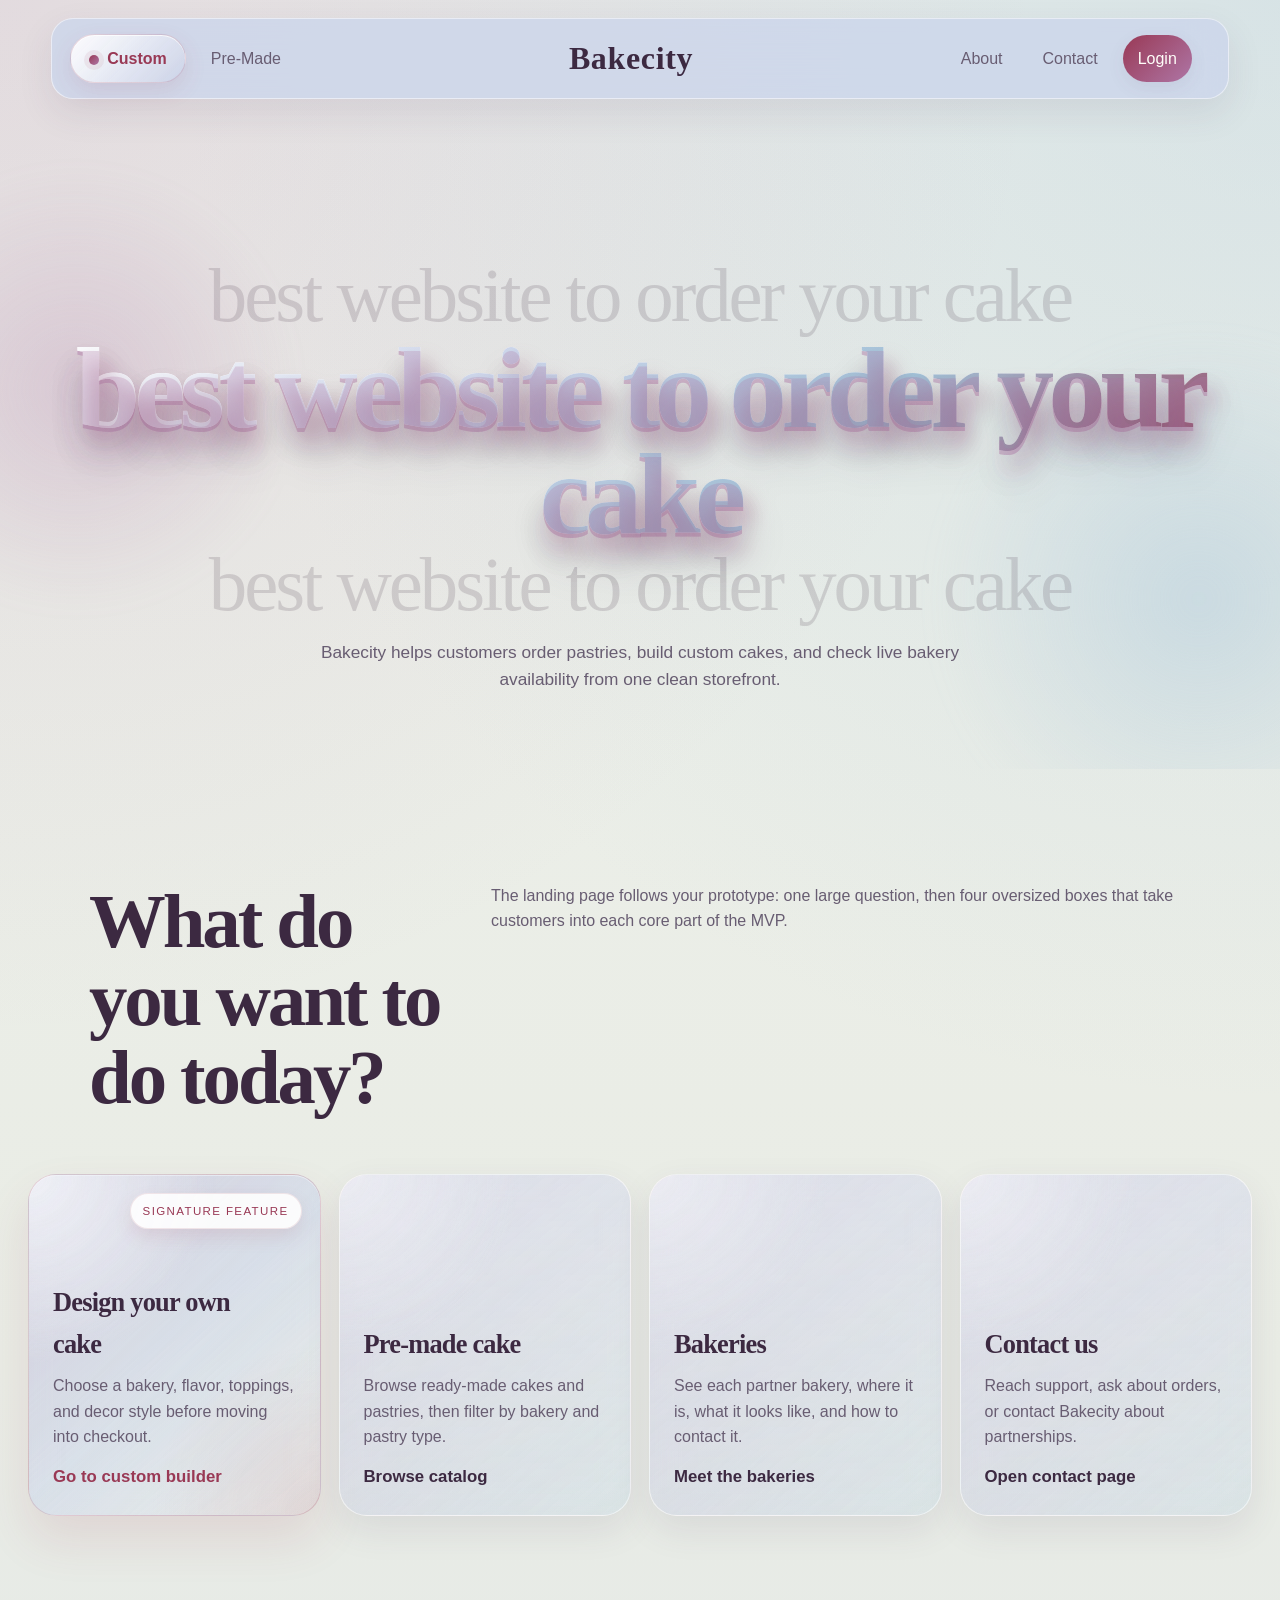
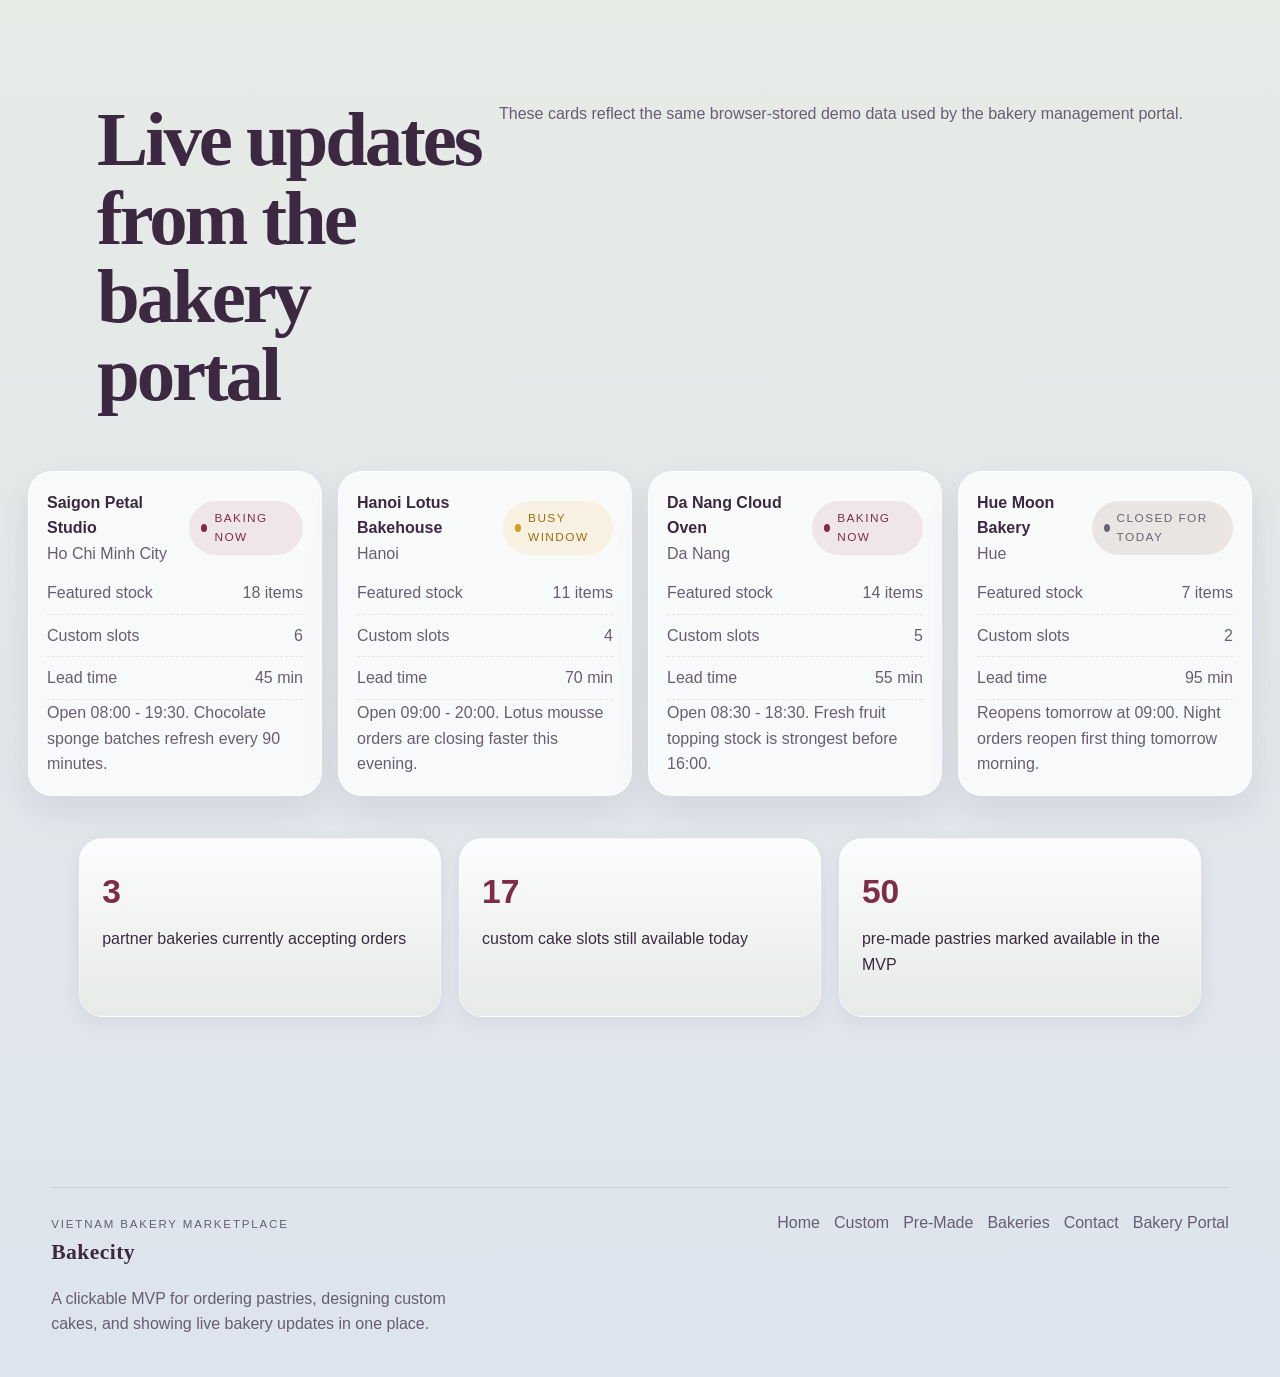
<file: index.html>
<!DOCTYPE html>
<html lang="en">
  <head>
    <meta charset="UTF-8">
    <meta name="viewport" content="width=device-width, initial-scale=1.0">
    <title>Bakecity | Home</title>
    <link rel="stylesheet" href="styles.css">
    <script src="script.js" defer></script>
  </head>
  <body data-page="home">
    <header class="site-header">
      <div class="site-header-inner header-wireframe">
        <nav class="site-nav desktop-nav nav-left">
          <a href="custom.html">Custom</a>
          <a href="premade.html">Pre-Made</a>
        </nav>
        <a class="brand-mark brand-center" href="index.html">
          <span class="brand-name">Bakecity</span>
        </a>
        <nav class="site-nav desktop-nav nav-right">
          <a href="about.html">About</a>
          <a href="contact.html">Contact</a>
          <a href="login.html" class="nav-login">Login</a>
        </nav>
        <button class="nav-toggle" type="button" aria-expanded="false" aria-controls="mobile-nav">
          <span></span>
          <span></span>
        </button>
      </div>
      <nav class="site-nav site-nav-mobile" id="mobile-nav">
        <a href="custom.html">Custom</a>
        <a href="premade.html">Pre-Made</a>
        <a href="about.html">About</a>
        <a href="contact.html">Contact</a>
        <a href="login.html" class="nav-login">Login</a>
      </nav>
    </header>

    <main class="page-shell">
      <section class="hero-block landing-wireframe">
        <div class="hero-copy">
          <div class="section-chip">Local bakeries across Vietnam</div>
          <div class="ripple-wrap">
            <div class="stacked-title">
              <div>best website to order your cake</div>
              <h1 class="ripple-text" data-text="best website to order your cake">best website to order your cake</h1>
              <div>best website to order your cake</div>
            </div>
          </div>
          <p class="hero-subcopy">Bakecity helps customers order pastries, build custom cakes, and check live bakery availability from one clean storefront.</p>
        </div>
      </section>

      <section class="page-panel home-stage-section home-actions-section" id="home-actions">
        <div class="section-heading">
          <div>
            <span class="section-chip">Main sections</span>
            <h2>What do you want to do today?</h2>
          </div>
          <p>The landing page follows your prototype: one large question, then four oversized boxes that take customers into each core part of the MVP.</p>
        </div>
        <div class="feature-grid feature-grid-wireframe">
          <a class="feature-card feature-card-wireframe feature-card--custom" href="custom.html">
            <h3>Design your own cake</h3>
            <p>Choose a bakery, flavor, toppings, and decor style before moving into checkout.</p>
            <strong>Go to custom builder</strong>
          </a>
          <a class="feature-card feature-card-wireframe" href="premade.html">
            <h3>Pre-made cake</h3>
            <p>Browse ready-made cakes and pastries, then filter by bakery and pastry type.</p>
            <strong>Browse catalog</strong>
          </a>
          <a class="feature-card feature-card-wireframe" href="bakeries.html">
            <h3>Bakeries</h3>
            <p>See each partner bakery, where it is, what it looks like, and how to contact it.</p>
            <strong>Meet the bakeries</strong>
          </a>
          <a class="feature-card feature-card-wireframe" href="contact.html">
            <h3>Contact us</h3>
            <p>Reach support, ask about orders, or contact Bakecity about partnerships.</p>
            <strong>Open contact page</strong>
          </a>
        </div>
      </section>

      <section class="page-panel home-stage-section home-live-section">
        <div class="section-heading">
          <div>
            <span class="section-chip">Real-time bakery feed</span>
            <h2>Live updates from the bakery portal</h2>
          </div>
          <p>These cards reflect the same browser-stored demo data used by the bakery management portal.</p>
        </div>
        <div class="live-strip" id="live-bakery-strip"></div>
        <div class="stats-grid" id="home-stats"></div>
      </section>

    </main>

    <footer class="site-footer" data-site-footer></footer>
  </body>
</html>
</file>
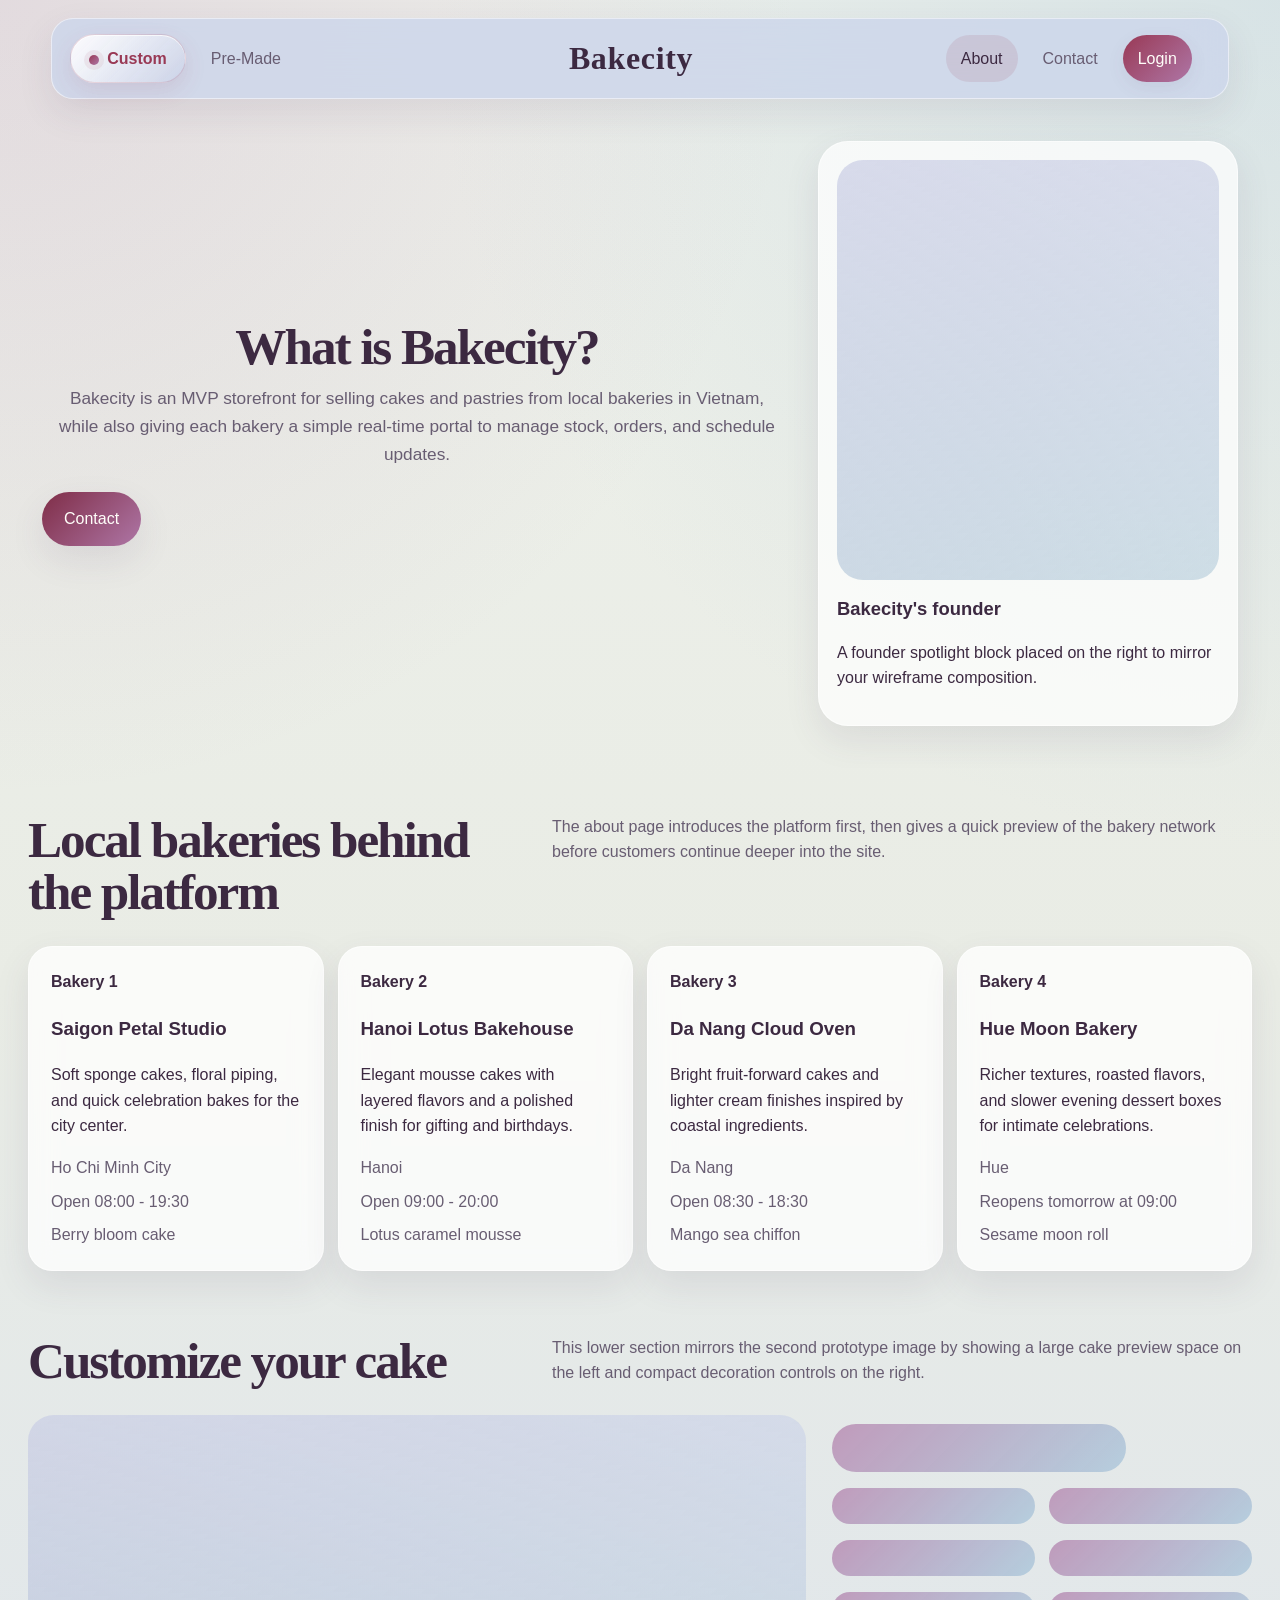
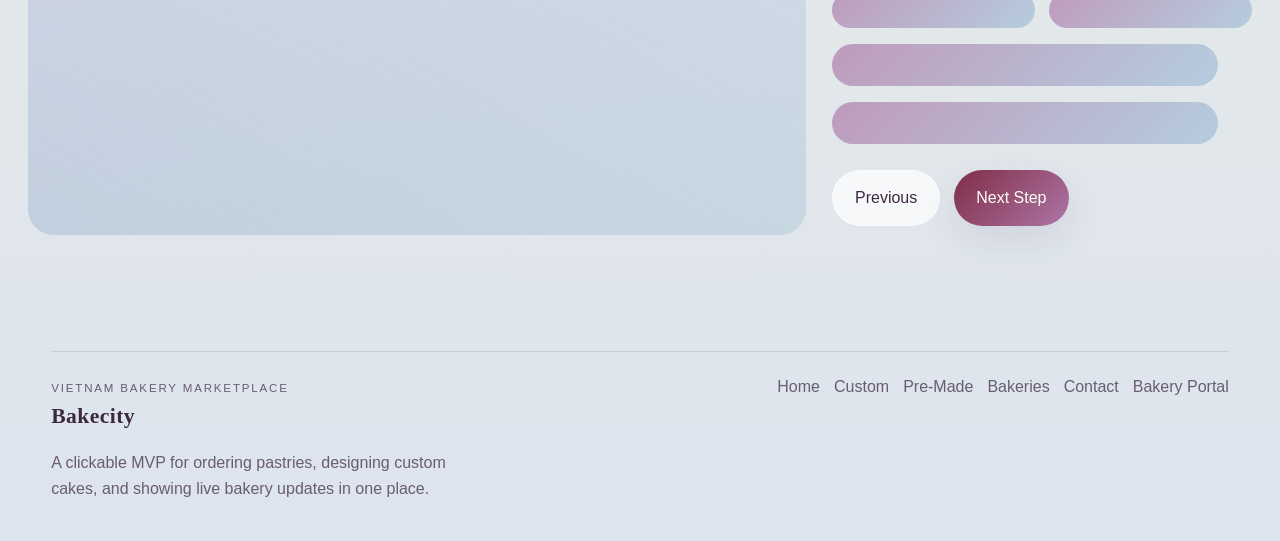
<file: about.html>
<!DOCTYPE html>
<html lang="en">
  <head>
    <meta charset="UTF-8">
    <meta name="viewport" content="width=device-width, initial-scale=1.0">
    <title>Bakecity | About</title>
    <link rel="stylesheet" href="styles.css">
    <script src="script.js" defer></script>
  </head>
  <body data-page="about">
    <header class="site-header">
      <div class="site-header-inner header-wireframe">
        <nav class="site-nav desktop-nav nav-left">
          <a href="custom.html">Custom</a>
          <a href="premade.html">Pre-Made</a>
        </nav>
        <a class="brand-mark brand-center" href="index.html">
          <span class="brand-name">Bakecity</span>
        </a>
        <nav class="site-nav desktop-nav nav-right">
          <a href="about.html">About</a>
          <a href="contact.html">Contact</a>
          <a href="login.html" class="nav-login">Login</a>
        </nav>
        <button class="nav-toggle" type="button" aria-expanded="false" aria-controls="mobile-nav">
          <span></span>
          <span></span>
        </button>
      </div>
      <nav class="site-nav site-nav-mobile" id="mobile-nav">
        <a href="custom.html">Custom</a>
        <a href="premade.html">Pre-Made</a>
        <a href="about.html">About</a>
        <a href="contact.html">Contact</a>
        <a href="login.html" class="nav-login">Login</a>
      </nav>
    </header>

    <main class="page-shell">
      <section class="page-hero page-hero-wireframe">
        <div class="about-hero-grid">
          <div class="page-hero-copy about-copy">
            <span class="section-chip">About Bakecity</span>
            <h1>What is Bakecity?</h1>
            <p>Bakecity is an MVP storefront for selling cakes and pastries from local bakeries in Vietnam, while also giving each bakery a simple real-time portal to manage stock, orders, and schedule updates.</p>
            <div class="cta-row" style="justify-content:flex-start;">
              <a class="primary-btn" href="contact.html">Contact</a>
            </div>
          </div>
          <div class="founder-card">
            <div class="founder-visual"></div>
            <strong>Bakecity's founder</strong>
            <p>A founder spotlight block placed on the right to mirror your wireframe composition.</p>
          </div>
        </div>
      </section>

      <section class="page-panel">
        <div class="section-heading">
          <div>
            <span class="section-chip">Partner snapshot</span>
            <h2>Local bakeries behind the platform</h2>
          </div>
          <p>The about page introduces the platform first, then gives a quick preview of the bakery network before customers continue deeper into the site.</p>
        </div>
        <div class="partner-strip" id="about-partners"></div>
      </section>

      <section class="page-panel decor-teaser">
        <div class="section-heading">
          <div>
            <span class="section-chip">Cake decor section</span>
            <h2>Customize your cake</h2>
          </div>
          <p>This lower section mirrors the second prototype image by showing a large cake preview space on the left and compact decoration controls on the right.</p>
        </div>
        <div class="decor-preview-grid">
          <div class="decor-preview-box"></div>
          <div class="decor-preview-controls">
            <div class="decor-line decor-line-long"></div>
            <div class="decor-row">
              <div class="decor-line"></div>
              <div class="decor-line"></div>
            </div>
            <div class="decor-row">
              <div class="decor-line"></div>
              <div class="decor-line"></div>
            </div>
            <div class="decor-row">
              <div class="decor-line"></div>
              <div class="decor-line"></div>
            </div>
            <div class="decor-line decor-line-wide"></div>
            <div class="decor-line decor-line-wide"></div>
            <div class="cta-row" style="justify-content:flex-start;">
              <a class="secondary-btn" href="index.html">Previous</a>
              <a class="primary-btn" href="custom.html">Next Step</a>
            </div>
          </div>
        </div>
      </section>

    </main>

    <footer class="site-footer" data-site-footer></footer>
  </body>
</html>
</file>
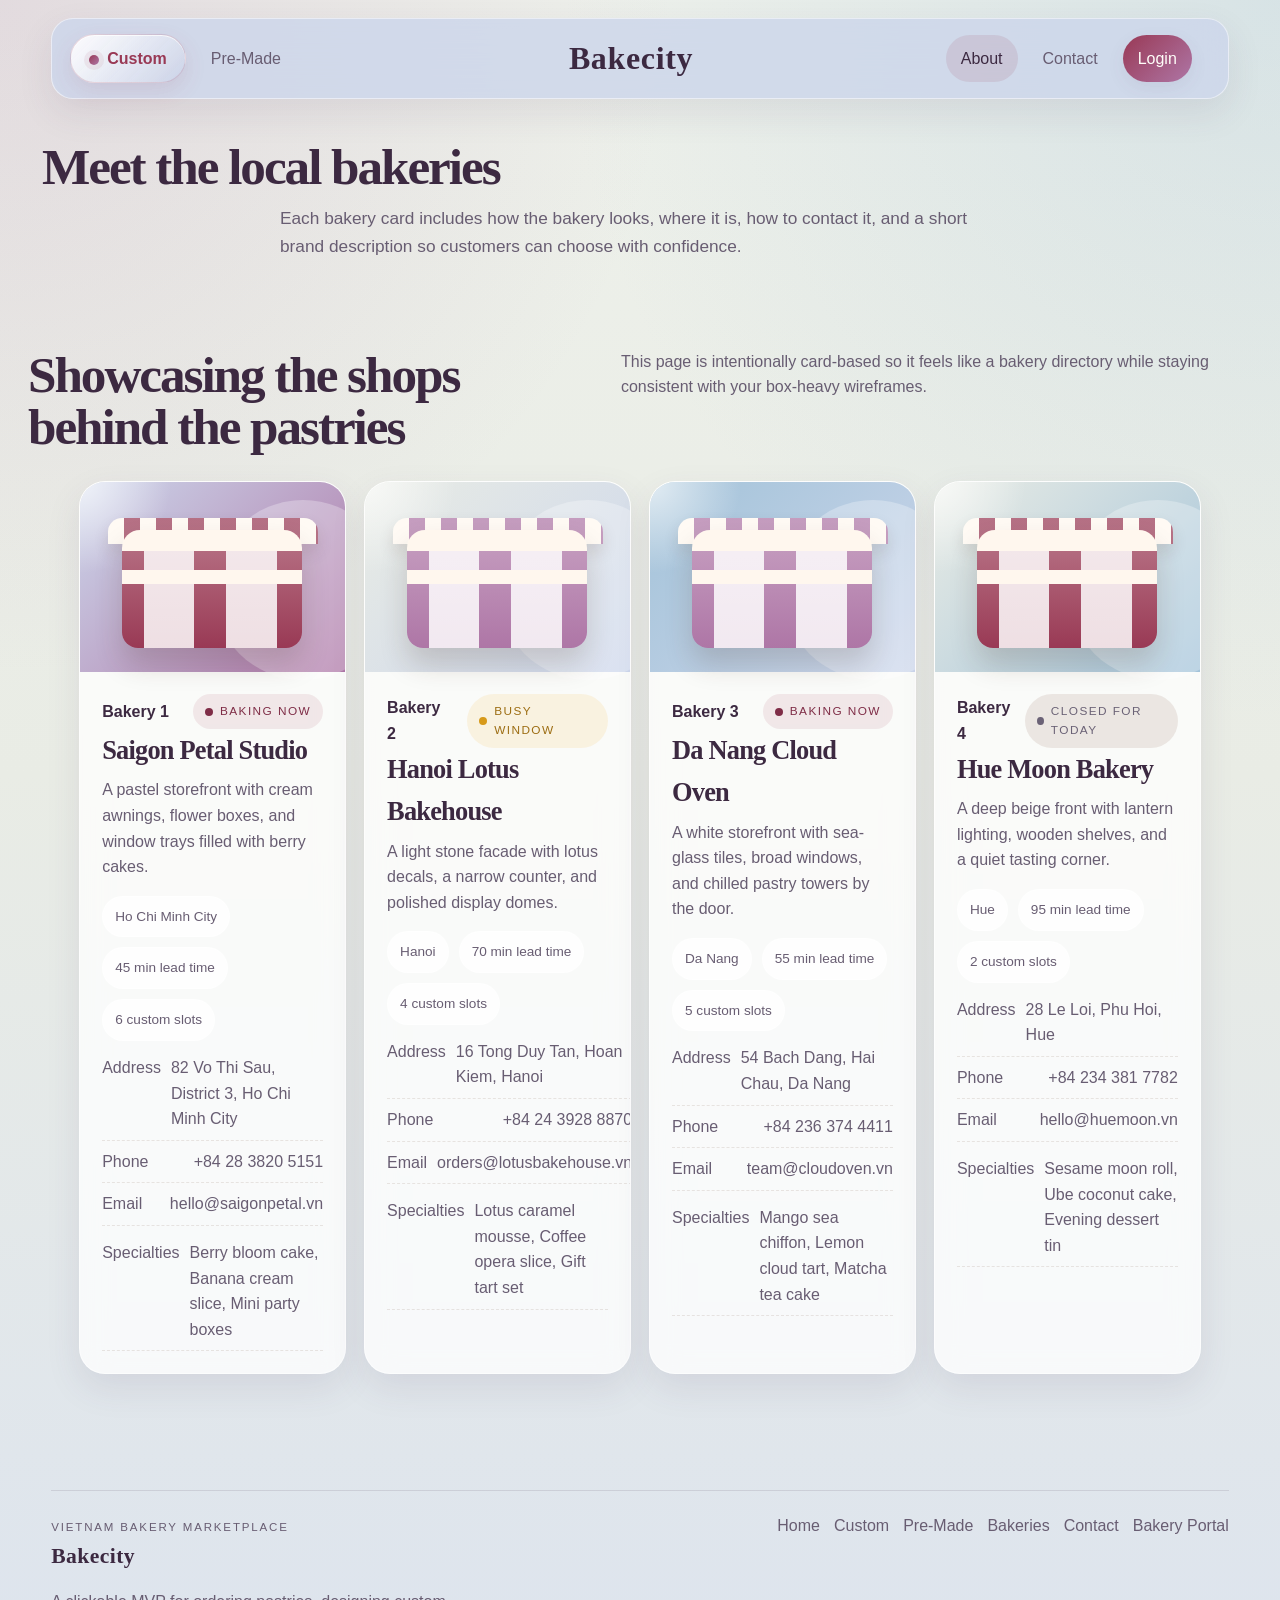
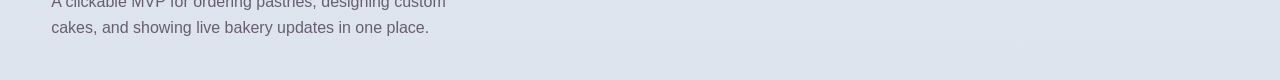
<file: bakeries.html>
<!DOCTYPE html>
<html lang="en">
  <head>
    <meta charset="UTF-8">
    <meta name="viewport" content="width=device-width, initial-scale=1.0">
    <title>Bakecity | Bakeries</title>
    <link rel="stylesheet" href="styles.css">
    <script src="script.js" defer></script>
  </head>
  <body data-page="bakeries">
    <header class="site-header">
      <div class="site-header-inner header-wireframe">
        <nav class="site-nav desktop-nav nav-left">
          <a href="custom.html">Custom</a>
          <a href="premade.html">Pre-Made</a>
        </nav>
        <a class="brand-mark brand-center" href="index.html">
          <span class="brand-name">Bakecity</span>
        </a>
        <nav class="site-nav desktop-nav nav-right">
          <a href="about.html">About</a>
          <a href="contact.html">Contact</a>
          <a href="login.html" class="nav-login">Login</a>
        </nav>
        <button class="nav-toggle" type="button" aria-expanded="false" aria-controls="mobile-nav">
          <span></span>
          <span></span>
        </button>
      </div>
      <nav class="site-nav site-nav-mobile" id="mobile-nav">
        <a href="custom.html">Custom</a>
        <a href="premade.html">Pre-Made</a>
        <a href="about.html">About</a>
        <a href="contact.html">Contact</a>
        <a href="login.html" class="nav-login">Login</a>
      </nav>
    </header>

    <main class="page-shell">
      <section class="page-hero page-hero-wireframe">
        <div class="page-hero-copy">
          <span class="section-chip">Bakery showcase</span>
          <h1>Meet the local bakeries</h1>
          <p>Each bakery card includes how the bakery looks, where it is, how to contact it, and a short brand description so customers can choose with confidence.</p>
        </div>
      </section>

      <section class="page-panel">
        <div class="section-heading">
          <div>
            <span class="section-chip">Partner bakeries</span>
            <h2>Showcasing the shops behind the pastries</h2>
          </div>
          <p>This page is intentionally card-based so it feels like a bakery directory while staying consistent with your box-heavy wireframes.</p>
        </div>
        <div class="bakeries-grid" id="bakery-showcase"></div>
      </section>

    </main>

    <footer class="site-footer" data-site-footer></footer>
  </body>
</html>
</file>
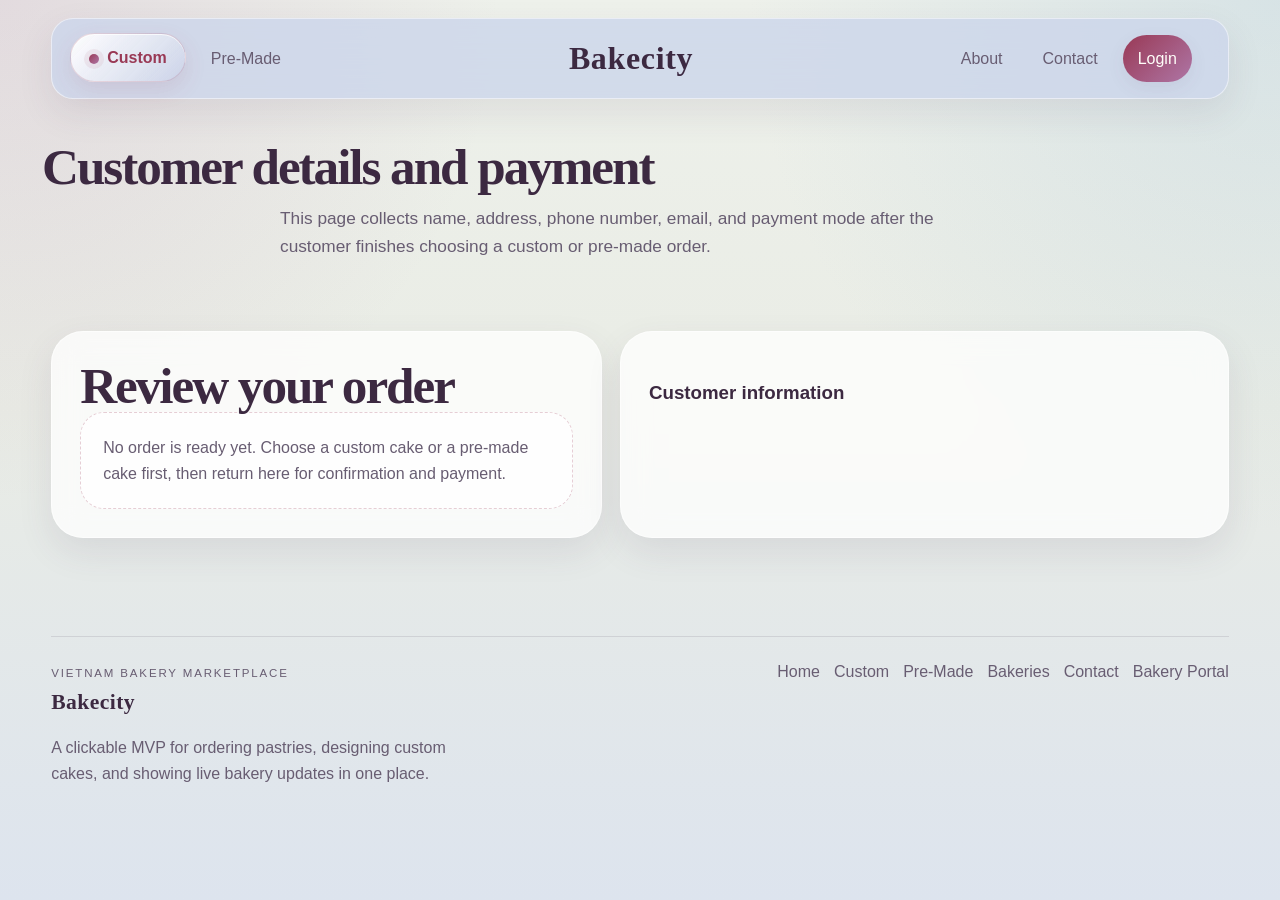
<file: checkout.html>
<!DOCTYPE html>
<html lang="en">
  <head>
    <meta charset="UTF-8">
    <meta name="viewport" content="width=device-width, initial-scale=1.0">
    <title>Bakecity | Checkout</title>
    <link rel="stylesheet" href="styles.css">
    <script src="script.js" defer></script>
  </head>
  <body data-page="checkout">
    <header class="site-header">
      <div class="site-header-inner header-wireframe">
        <nav class="site-nav desktop-nav nav-left">
          <a href="custom.html">Custom</a>
          <a href="premade.html">Pre-Made</a>
        </nav>
        <a class="brand-mark brand-center" href="index.html">
          <span class="brand-name">Bakecity</span>
        </a>
        <nav class="site-nav desktop-nav nav-right">
          <a href="about.html">About</a>
          <a href="contact.html">Contact</a>
          <a href="login.html" class="nav-login">Login</a>
        </nav>
        <button class="nav-toggle" type="button" aria-expanded="false" aria-controls="mobile-nav">
          <span></span>
          <span></span>
        </button>
      </div>
      <nav class="site-nav site-nav-mobile" id="mobile-nav">
        <a href="custom.html">Custom</a>
        <a href="premade.html">Pre-Made</a>
        <a href="about.html">About</a>
        <a href="contact.html">Contact</a>
        <a href="login.html" class="nav-login">Login</a>
      </nav>
    </header>

    <main class="page-shell">
      <section class="page-hero page-hero-wireframe">
        <div class="page-hero-copy">
          <span class="section-chip">Order confirmation</span>
          <h1>Customer details and payment</h1>
          <p>This page collects name, address, phone number, email, and payment mode after the customer finishes choosing a custom or pre-made order.</p>
        </div>
      </section>

      <section class="checkout-layout">
        <article class="summary-card">
          <div class="checkout-summary-head">
            <span class="section-chip">Order summary</span>
            <h2>Review your order</h2>
          </div>
          <div id="checkout-summary-content"></div>
          <div id="checkout-empty" hidden></div>
        </article>

        <article class="form-card">
          <span class="section-chip">Confirmation form</span>
          <h3>Customer information</h3>
          <form id="checkout-form">
            <div class="form-grid">
              <div class="field">
                <label for="checkout-name">Name</label>
                <input id="checkout-name" name="name" type="text" required>
              </div>
              <div class="field">
                <label for="checkout-phone">Phone number</label>
                <input id="checkout-phone" name="phone" type="tel" required>
              </div>
              <div class="field field-full">
                <label for="checkout-address">Address</label>
                <input id="checkout-address" name="address" type="text" required>
              </div>
              <div class="field">
                <label for="checkout-email">Email</label>
                <input id="checkout-email" name="email" type="email" required>
              </div>
              <div class="field">
                <label for="checkout-payment">Mode of payment</label>
                <select id="checkout-payment" name="payment" required>
                  <option value="Cash on delivery">Cash on delivery</option>
                  <option value="Bank transfer">Bank transfer</option>
                  <option value="Credit or debit card">Credit or debit card</option>
                  <option value="E-wallet">E-wallet</option>
                </select>
              </div>
            </div>
            <div class="cta-row" style="justify-content:flex-start;">
              <button class="primary-btn" type="submit">Confirm order</button>
            </div>
          </form>
          <div id="checkout-success" hidden></div>
        </article>
      </section>

    </main>

    <footer class="site-footer" data-site-footer></footer>
  </body>
</html>
</file>
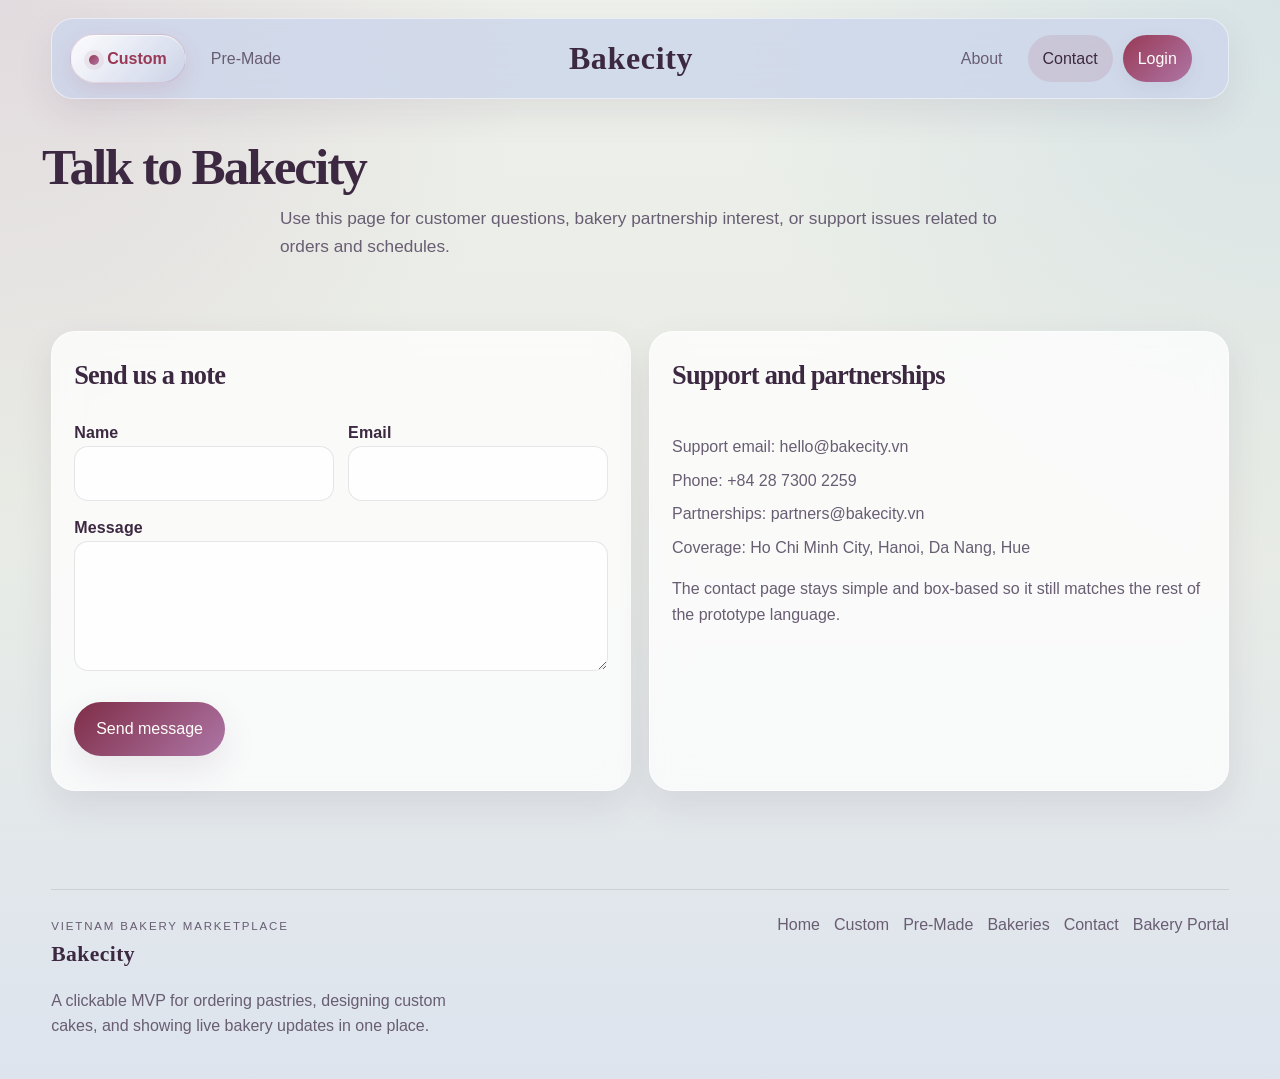
<file: contact.html>
<!DOCTYPE html>
<html lang="en">
  <head>
    <meta charset="UTF-8">
    <meta name="viewport" content="width=device-width, initial-scale=1.0">
    <title>Bakecity | Contact</title>
    <link rel="stylesheet" href="styles.css">
    <script src="script.js" defer></script>
  </head>
  <body data-page="contact">
    <header class="site-header">
      <div class="site-header-inner header-wireframe">
        <nav class="site-nav desktop-nav nav-left">
          <a href="custom.html">Custom</a>
          <a href="premade.html">Pre-Made</a>
        </nav>
        <a class="brand-mark brand-center" href="index.html">
          <span class="brand-name">Bakecity</span>
        </a>
        <nav class="site-nav desktop-nav nav-right">
          <a href="about.html">About</a>
          <a href="contact.html">Contact</a>
          <a href="login.html" class="nav-login">Login</a>
        </nav>
        <button class="nav-toggle" type="button" aria-expanded="false" aria-controls="mobile-nav">
          <span></span>
          <span></span>
        </button>
      </div>
      <nav class="site-nav site-nav-mobile" id="mobile-nav">
        <a href="custom.html">Custom</a>
        <a href="premade.html">Pre-Made</a>
        <a href="about.html">About</a>
        <a href="contact.html">Contact</a>
        <a href="login.html" class="nav-login">Login</a>
      </nav>
    </header>

    <main class="page-shell">
      <section class="page-hero page-hero-wireframe">
        <div class="page-hero-copy">
          <span class="section-chip">Contact page</span>
          <h1>Talk to Bakecity</h1>
          <p>Use this page for customer questions, bakery partnership interest, or support issues related to orders and schedules.</p>
        </div>
      </section>

      <section class="contact-layout">
        <article class="contact-card">
          <span class="section-chip">Message form</span>
          <h3>Send us a note</h3>
          <form data-local-form>
            <div class="form-grid">
              <div class="field">
                <label for="contact-name">Name</label>
                <input id="contact-name" type="text" required>
              </div>
              <div class="field">
                <label for="contact-email">Email</label>
                <input id="contact-email" type="email" required>
              </div>
              <div class="field field-full">
                <label for="contact-message">Message</label>
                <textarea id="contact-message" required></textarea>
              </div>
            </div>
            <div class="cta-row" style="justify-content:flex-start;">
              <button class="primary-btn" type="submit">Send message</button>
            </div>
            <div class="status-text" data-form-status></div>
          </form>
        </article>

        <article class="contact-card">
          <span class="section-chip">Direct info</span>
          <h3>Support and partnerships</h3>
          <ul>
            <li>Support email: hello@bakecity.vn</li>
            <li>Phone: +84 28 7300 2259</li>
            <li>Partnerships: partners@bakecity.vn</li>
            <li>Coverage: Ho Chi Minh City, Hanoi, Da Nang, Hue</li>
          </ul>
          <p class="card-note">The contact page stays simple and box-based so it still matches the rest of the prototype language.</p>
        </article>
      </section>

    </main>

    <footer class="site-footer" data-site-footer></footer>
  </body>
</html>
</file>
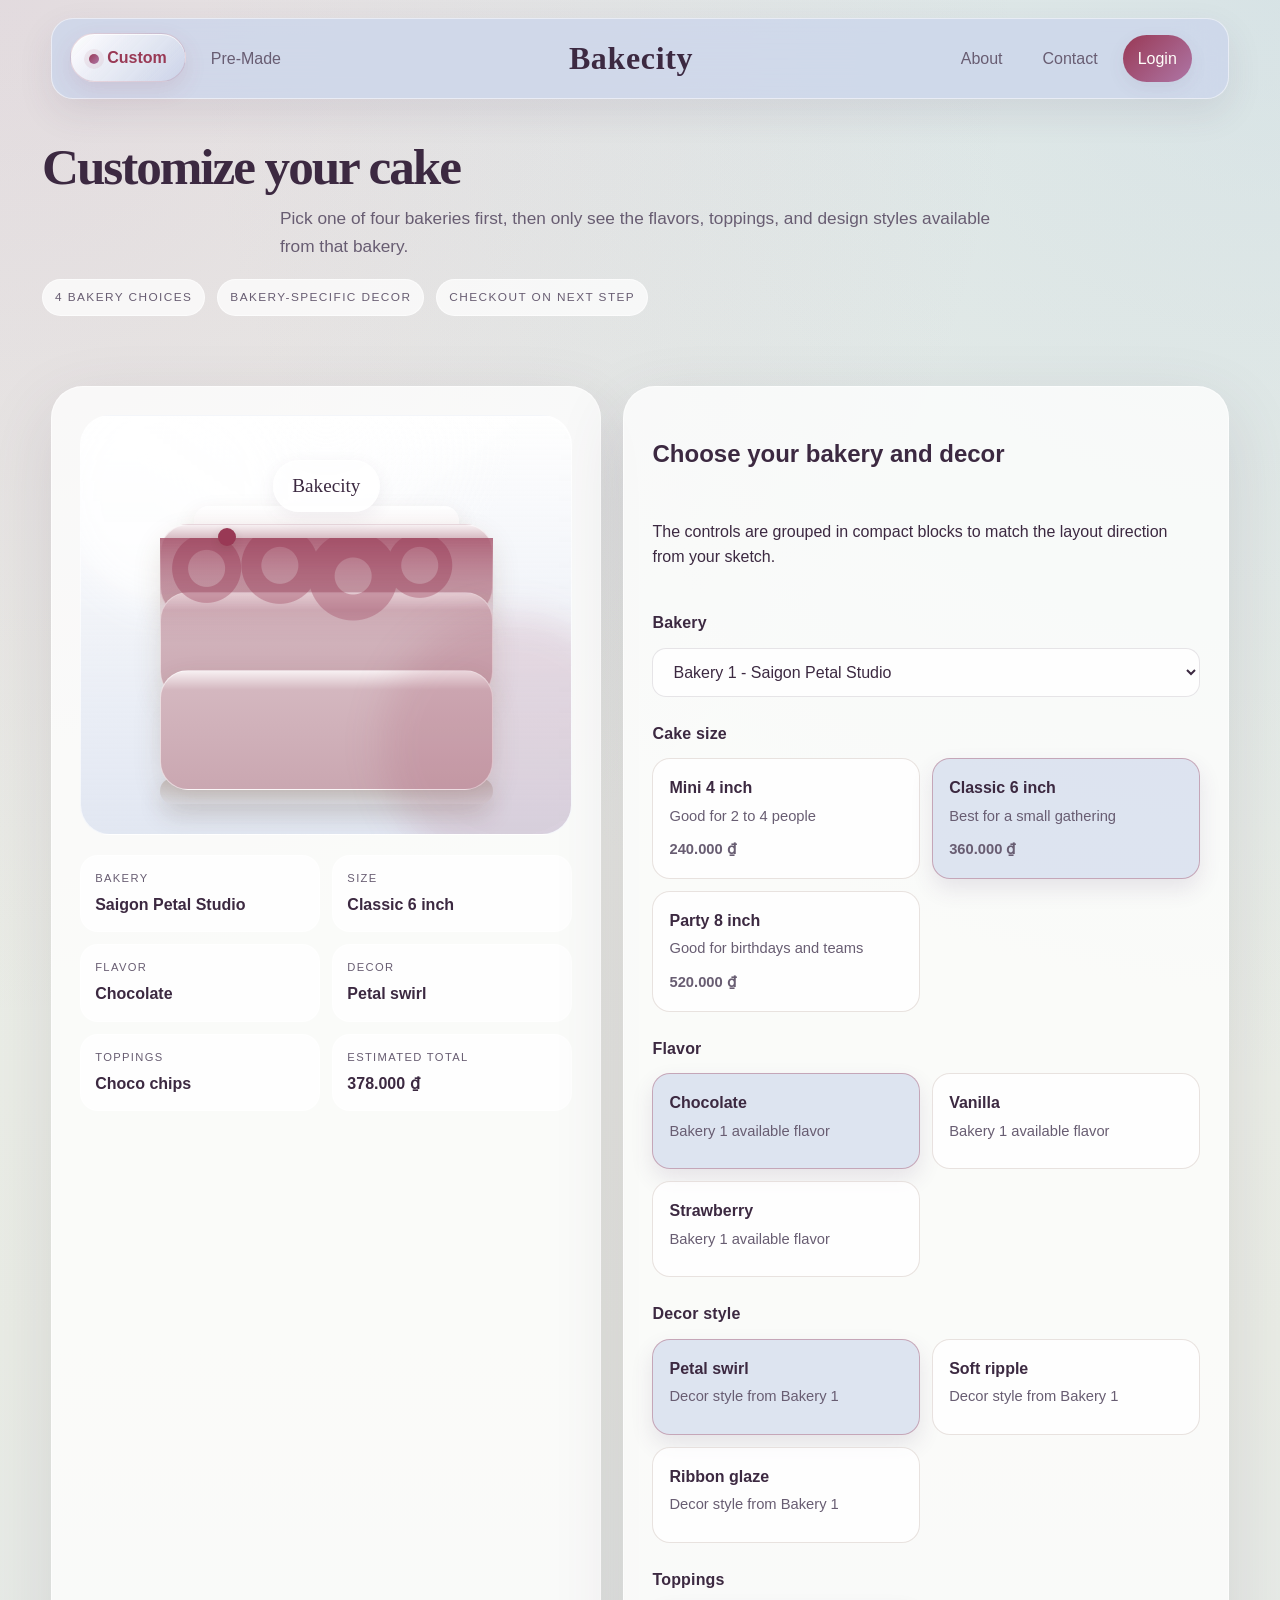
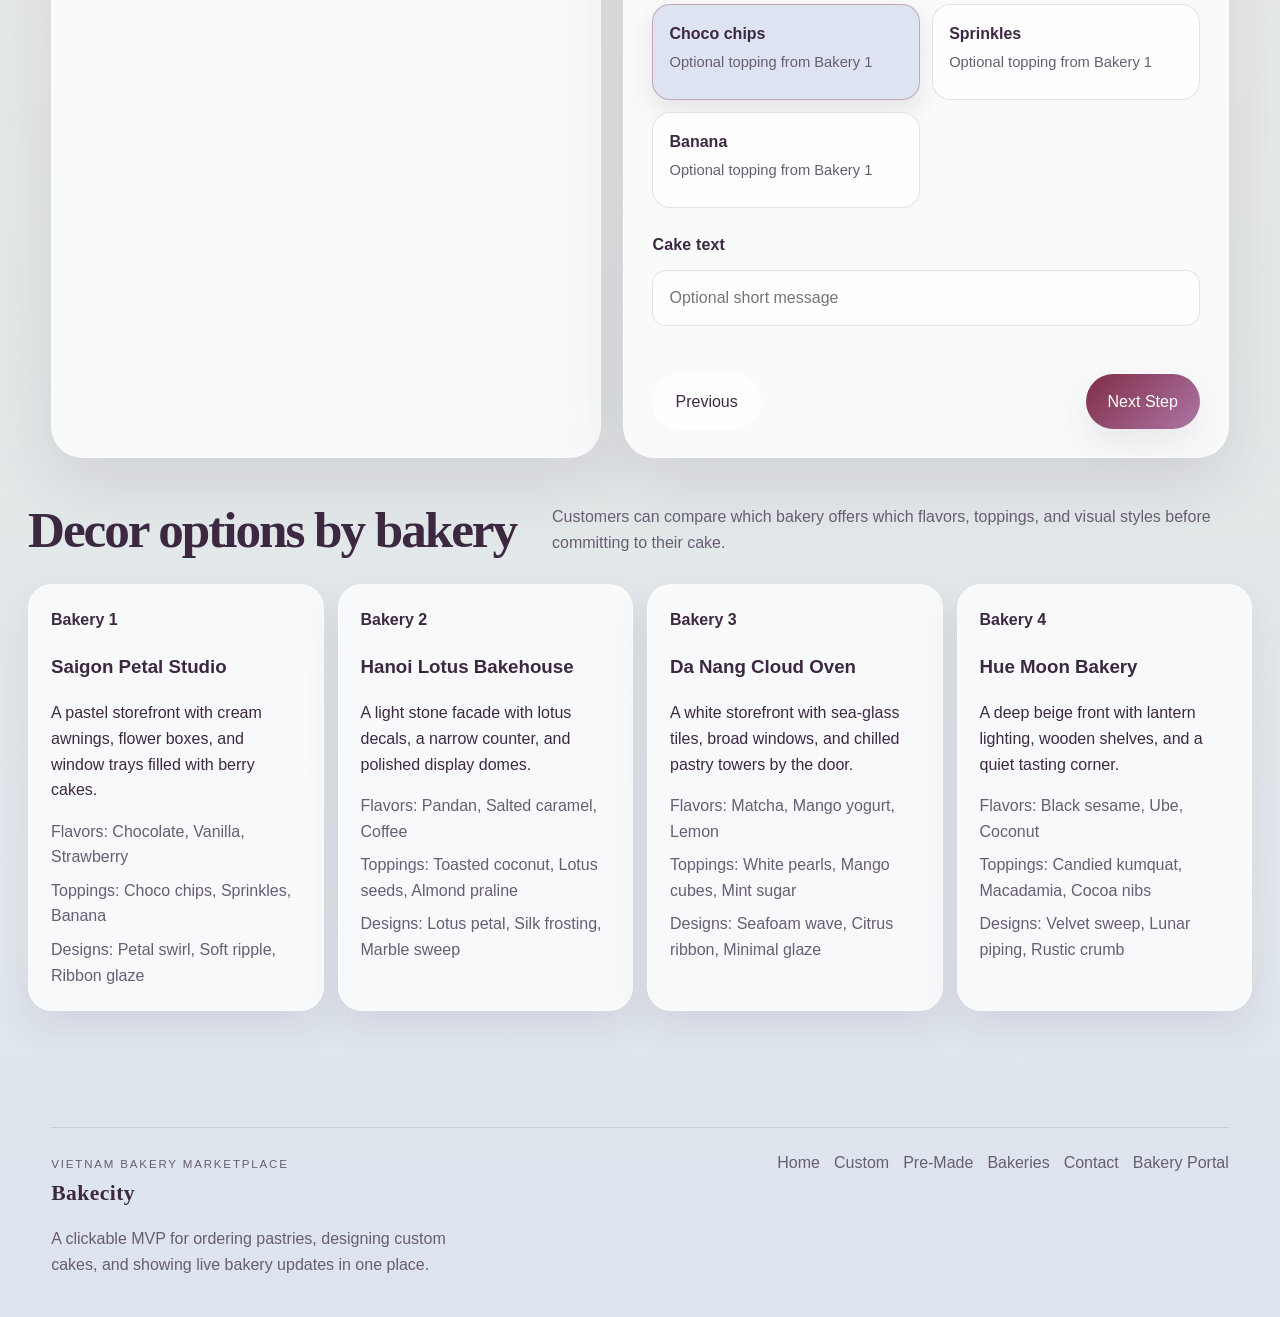
<file: custom.html>
<!DOCTYPE html>
<html lang="en">
  <head>
    <meta charset="UTF-8">
    <meta name="viewport" content="width=device-width, initial-scale=1.0">
    <title>Bakecity | Custom Cake</title>
    <link rel="stylesheet" href="styles.css">
    <script src="script.js" defer></script>
  </head>
  <body data-page="custom">
    <header class="site-header">
      <div class="site-header-inner header-wireframe">
        <nav class="site-nav desktop-nav nav-left">
          <a href="custom.html">Custom</a>
          <a href="premade.html">Pre-Made</a>
        </nav>
        <a class="brand-mark brand-center" href="index.html">
          <span class="brand-name">Bakecity</span>
        </a>
        <nav class="site-nav desktop-nav nav-right">
          <a href="about.html">About</a>
          <a href="contact.html">Contact</a>
          <a href="login.html" class="nav-login">Login</a>
        </nav>
        <button class="nav-toggle" type="button" aria-expanded="false" aria-controls="mobile-nav">
          <span></span>
          <span></span>
        </button>
      </div>
      <nav class="site-nav site-nav-mobile" id="mobile-nav">
        <a href="custom.html">Custom</a>
        <a href="premade.html">Pre-Made</a>
        <a href="about.html">About</a>
        <a href="contact.html">Contact</a>
        <a href="login.html" class="nav-login">Login</a>
      </nav>
    </header>

    <main class="page-shell">
      <section class="page-hero page-hero-wireframe">
        <div class="page-hero-copy">
          <span class="section-chip">Custom cake builder</span>
          <h1>Customize your cake</h1>
          <p>Pick one of four bakeries first, then only see the flavors, toppings, and design styles available from that bakery.</p>
          <div class="page-hero-meta">
            <span class="tag-pill">4 bakery choices</span>
            <span class="tag-pill">Bakery-specific decor</span>
            <span class="tag-pill">Checkout on next step</span>
          </div>
        </div>
      </section>

      <section class="designer-layout">
        <div class="preview-panel">
          <span class="section-chip">Live cake preview</span>
          <div class="cake-stage" id="cake-stage">
            <div class="cake-shadow"></div>
            <div class="cake-pedestal"></div>
            <div class="cake-top"></div>
            <div class="cake-layer cake-layer-top"></div>
            <div class="cake-layer cake-layer-middle"></div>
            <div class="cake-layer cake-layer-bottom"></div>
            <div class="cake-drip"></div>
            <div class="cake-topper" id="cake-topper">Bakecity</div>
            <div class="cake-confetti" id="cake-confetti"></div>
          </div>
          <div class="preview-summary" id="cake-summary"></div>
        </div>

        <div class="controls-panel">
          <div class="form-intro">
            <span class="section-chip">Design controls</span>
            <h2>Choose your bakery and decor</h2>
            <p>The controls are grouped in compact blocks to match the layout direction from your sketch.</p>
          </div>

          <div class="field-block">
            <label for="bakery-select">Bakery</label>
            <select id="bakery-select"></select>
          </div>

          <div class="choice-group">
            <div class="choice-label">Cake size</div>
            <div class="choice-grid" id="size-options"></div>
          </div>

          <div class="choice-group">
            <div class="choice-label">Flavor</div>
            <div class="choice-grid" id="flavor-options"></div>
          </div>

          <div class="choice-group">
            <div class="choice-label">Decor style</div>
            <div class="choice-grid" id="design-options"></div>
          </div>

          <div class="choice-group">
            <div class="choice-label">Toppings</div>
            <div class="choice-grid" id="topping-options"></div>
          </div>

          <div class="field-block">
            <label for="message-input">Cake text</label>
            <input id="message-input" type="text" placeholder="Optional short message">
          </div>

          <div class="cta-row" style="justify-content:space-between;">
            <button class="secondary-btn" id="custom-previous" type="button">Previous</button>
            <button class="primary-btn" id="custom-next" type="button">Next Step</button>
          </div>
        </div>
      </section>

      <section class="page-panel">
        <div class="section-heading">
          <div>
            <span class="section-chip">Compare bakeries</span>
            <h2>Decor options by bakery</h2>
          </div>
          <p>Customers can compare which bakery offers which flavors, toppings, and visual styles before committing to their cake.</p>
        </div>
        <div class="compare-strip" id="custom-bakery-strip"></div>
      </section>

    </main>

    <footer class="site-footer" data-site-footer></footer>
  </body>
</html>
</file>
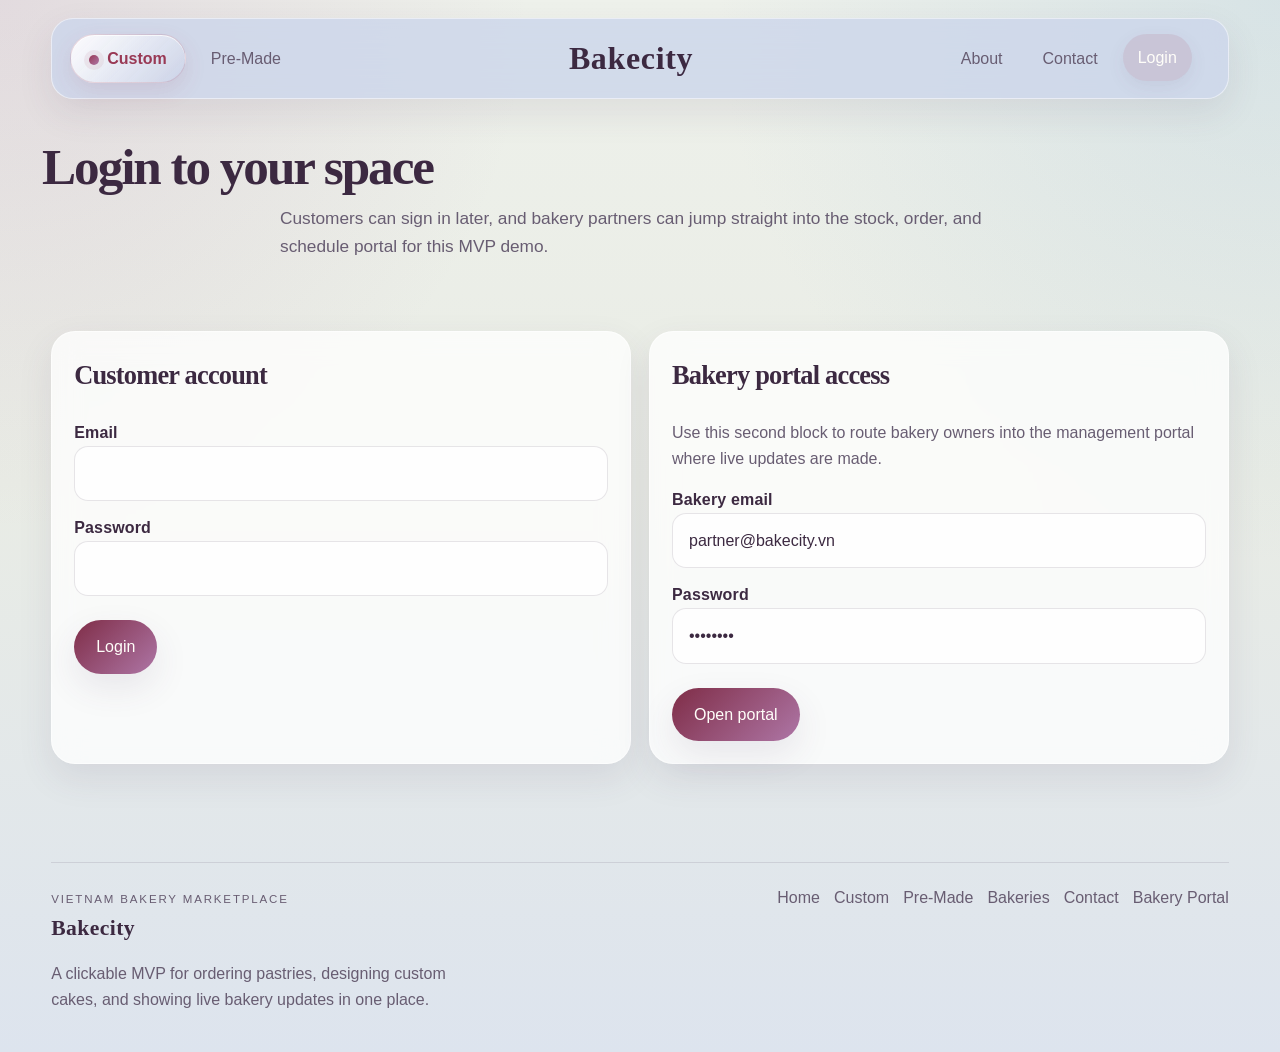
<file: login.html>
<!DOCTYPE html>
<html lang="en">
  <head>
    <meta charset="UTF-8">
    <meta name="viewport" content="width=device-width, initial-scale=1.0">
    <title>Bakecity | Login</title>
    <link rel="stylesheet" href="styles.css">
    <script src="script.js" defer></script>
  </head>
  <body data-page="login">
    <header class="site-header">
      <div class="site-header-inner header-wireframe">
        <nav class="site-nav desktop-nav nav-left">
          <a href="custom.html">Custom</a>
          <a href="premade.html">Pre-Made</a>
        </nav>
        <a class="brand-mark brand-center" href="index.html">
          <span class="brand-name">Bakecity</span>
        </a>
        <nav class="site-nav desktop-nav nav-right">
          <a href="about.html">About</a>
          <a href="contact.html">Contact</a>
          <a href="login.html" class="nav-login">Login</a>
        </nav>
        <button class="nav-toggle" type="button" aria-expanded="false" aria-controls="mobile-nav">
          <span></span>
          <span></span>
        </button>
      </div>
      <nav class="site-nav site-nav-mobile" id="mobile-nav">
        <a href="custom.html">Custom</a>
        <a href="premade.html">Pre-Made</a>
        <a href="about.html">About</a>
        <a href="contact.html">Contact</a>
        <a href="login.html" class="nav-login">Login</a>
      </nav>
    </header>

    <main class="page-shell">
      <section class="page-hero page-hero-wireframe">
        <div class="page-hero-copy">
          <span class="section-chip">Access</span>
          <h1>Login to your space</h1>
          <p>Customers can sign in later, and bakery partners can jump straight into the stock, order, and schedule portal for this MVP demo.</p>
        </div>
      </section>

      <section class="login-layout">
        <article class="login-card">
          <span class="section-chip">Customer login</span>
          <h3>Customer account</h3>
          <form id="customer-login-form">
            <div class="form-grid">
              <div class="field field-full">
                <label for="customer-email">Email</label>
                <input id="customer-email" type="email" required>
              </div>
              <div class="field field-full">
                <label for="customer-password">Password</label>
                <input id="customer-password" type="password" required>
              </div>
            </div>
            <div class="cta-row" style="justify-content:flex-start;">
              <button class="primary-btn" type="submit">Login</button>
            </div>
            <div class="status-text" id="customer-login-status"></div>
          </form>
        </article>

        <article class="login-card">
          <span class="section-chip">Bakery partner</span>
          <h3>Bakery portal access</h3>
          <p class="card-note">Use this second block to route bakery owners into the management portal where live updates are made.</p>
          <form id="partner-login-form">
            <div class="form-grid">
              <div class="field field-full">
                <label for="partner-email">Bakery email</label>
                <input id="partner-email" type="email" value="partner@bakecity.vn" required>
              </div>
              <div class="field field-full">
                <label for="partner-password">Password</label>
                <input id="partner-password" type="password" value="demo1234" required>
              </div>
            </div>
            <div class="cta-row" style="justify-content:flex-start;">
              <button class="primary-btn" type="submit">Open portal</button>
            </div>
          </form>
        </article>
      </section>

    </main>

    <footer class="site-footer" data-site-footer></footer>
  </body>
</html>
</file>
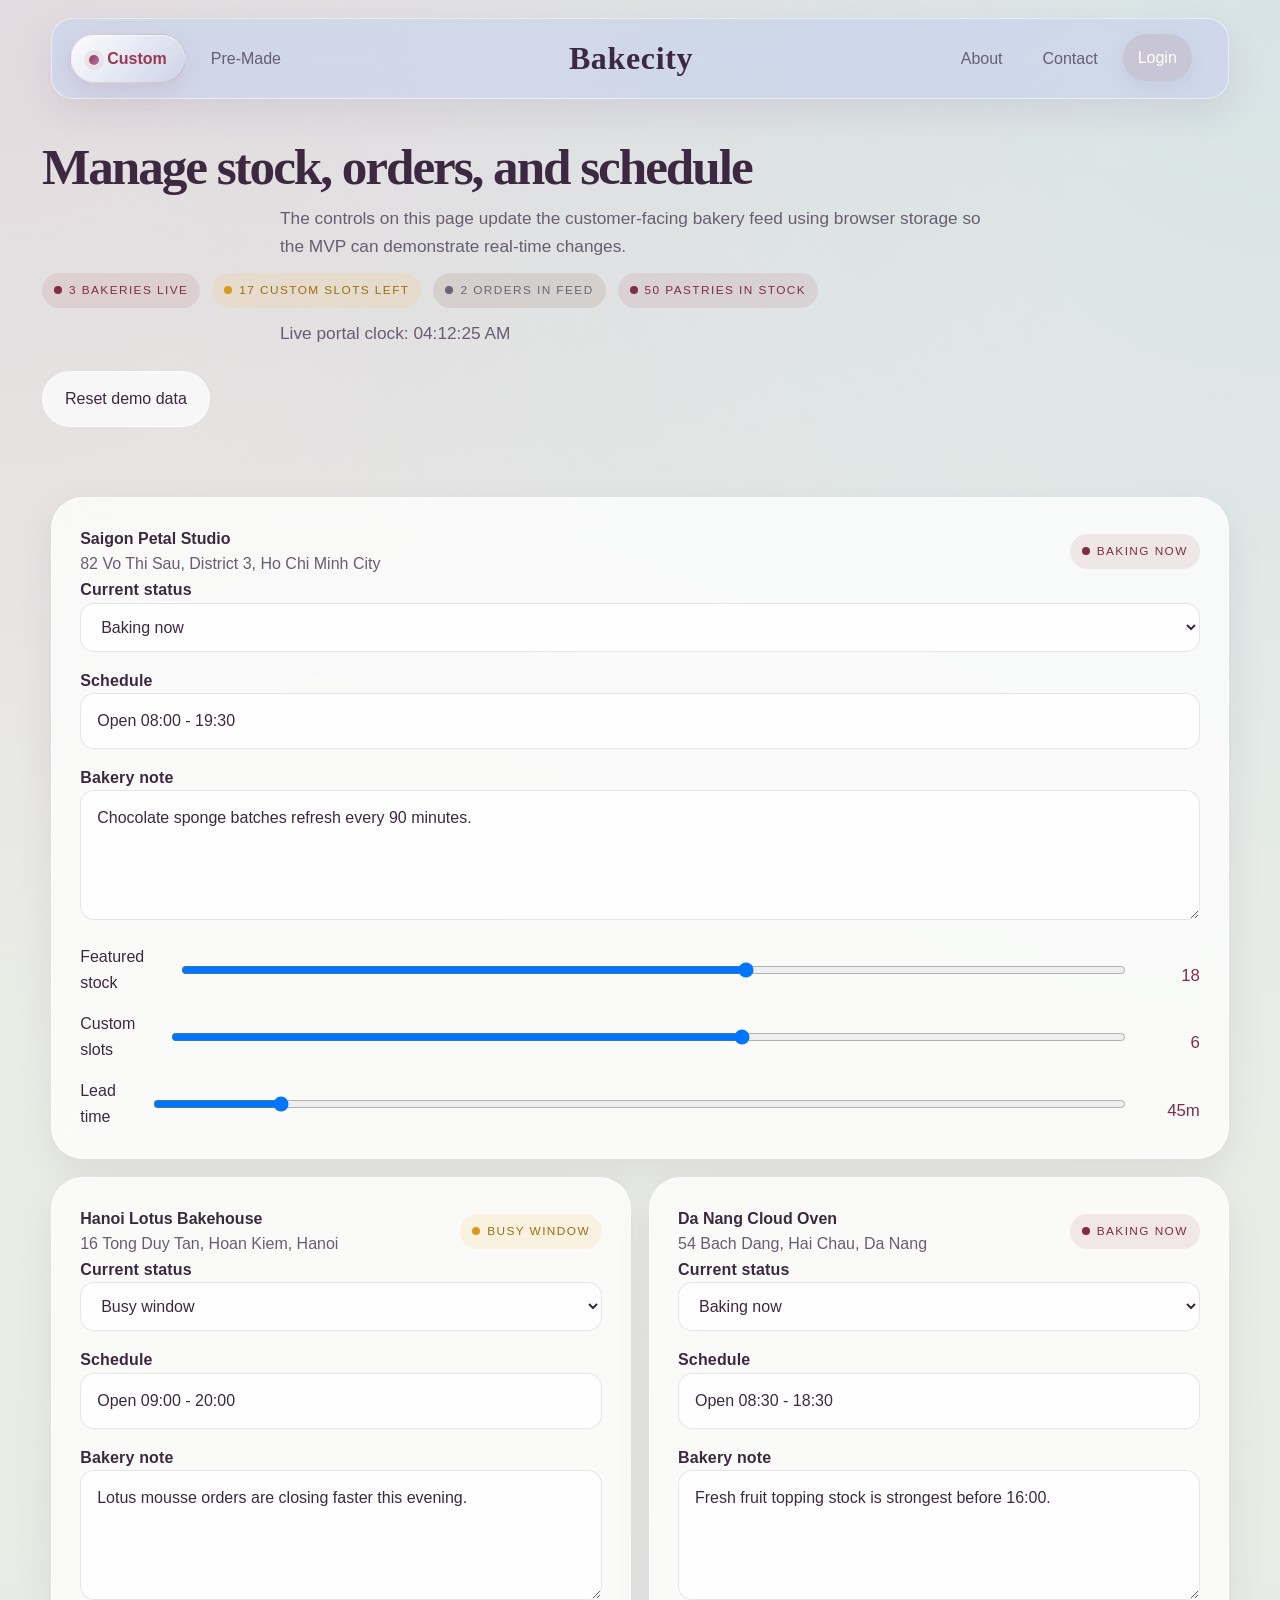
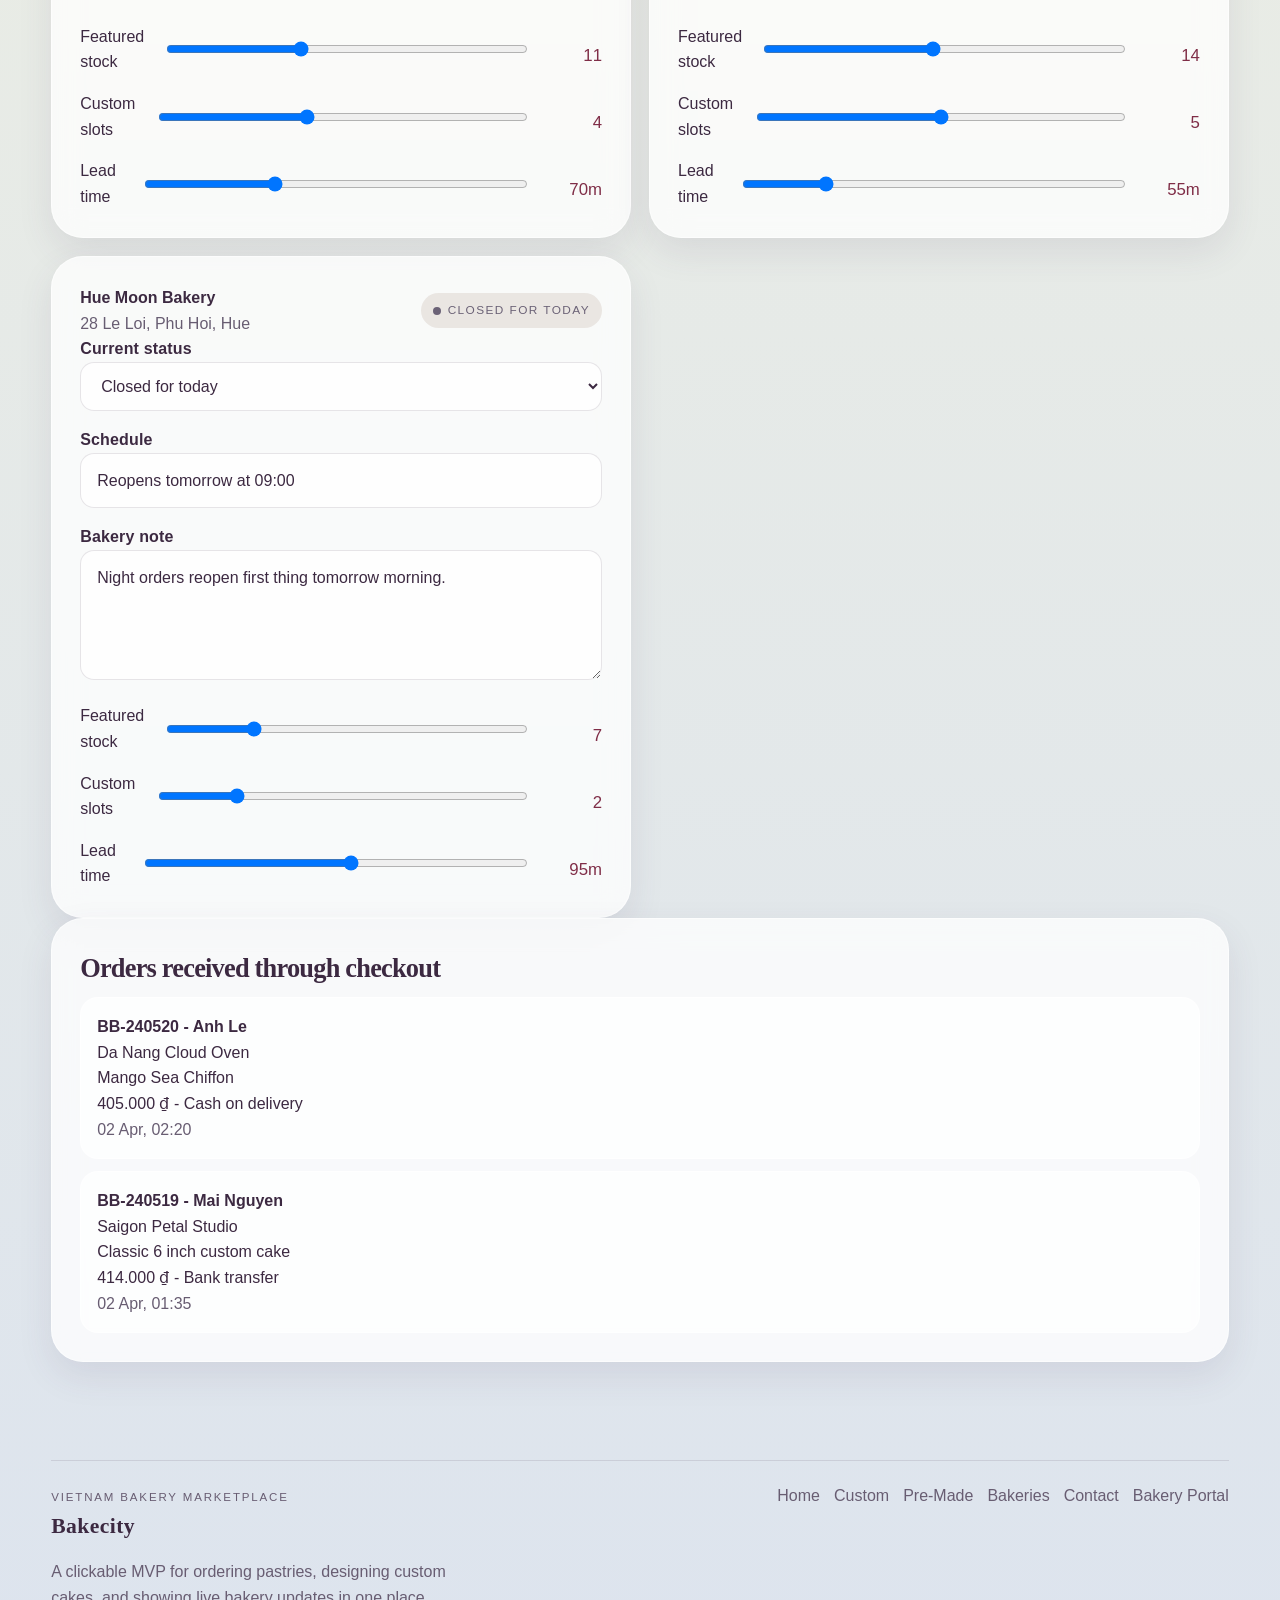
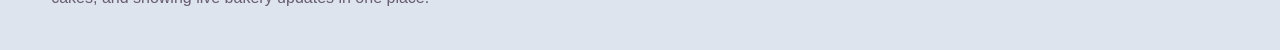
<file: portal.html>
<!DOCTYPE html>
<html lang="en">
  <head>
    <meta charset="UTF-8">
    <meta name="viewport" content="width=device-width, initial-scale=1.0">
    <title>Bakecity | Bakery Portal</title>
    <link rel="stylesheet" href="styles.css">
    <script src="script.js" defer></script>
  </head>
  <body data-page="portal">
    <header class="site-header">
      <div class="site-header-inner header-wireframe">
        <nav class="site-nav desktop-nav nav-left">
          <a href="custom.html">Custom</a>
          <a href="premade.html">Pre-Made</a>
        </nav>
        <a class="brand-mark brand-center" href="index.html">
          <span class="brand-name">Bakecity</span>
        </a>
        <nav class="site-nav desktop-nav nav-right">
          <a href="about.html">About</a>
          <a href="contact.html">Contact</a>
          <a href="login.html" class="nav-login">Login</a>
        </nav>
        <button class="nav-toggle" type="button" aria-expanded="false" aria-controls="mobile-nav">
          <span></span>
          <span></span>
        </button>
      </div>
      <nav class="site-nav site-nav-mobile" id="mobile-nav">
        <a href="custom.html">Custom</a>
        <a href="premade.html">Pre-Made</a>
        <a href="about.html">About</a>
        <a href="contact.html">Contact</a>
        <a href="login.html" class="nav-login">Login</a>
      </nav>
    </header>

    <main class="page-shell">
      <section class="page-hero page-hero-wireframe">
        <div class="page-hero-copy">
          <span class="section-chip">Bakery partner portal</span>
          <h1>Manage stock, orders, and schedule</h1>
          <p>The controls on this page update the customer-facing bakery feed using browser storage so the MVP can demonstrate real-time changes.</p>
          <div class="portal-meta" id="portal-stats"></div>
          <p class="card-note" id="portal-clock"></p>
          <div class="cta-row" style="justify-content:flex-start;">
            <button class="secondary-btn" id="portal-reset" type="button">Reset demo data</button>
          </div>
        </div>
      </section>

      <section class="portal-layout">
        <div class="portal-grid" id="portal-grid"></div>
        <article class="dashboard-card">
          <span class="section-chip">Incoming orders</span>
          <h3>Orders received through checkout</h3>
          <div id="portal-orders"></div>
        </article>
      </section>

    </main>

    <footer class="site-footer" data-site-footer></footer>
  </body>
</html>
</file>
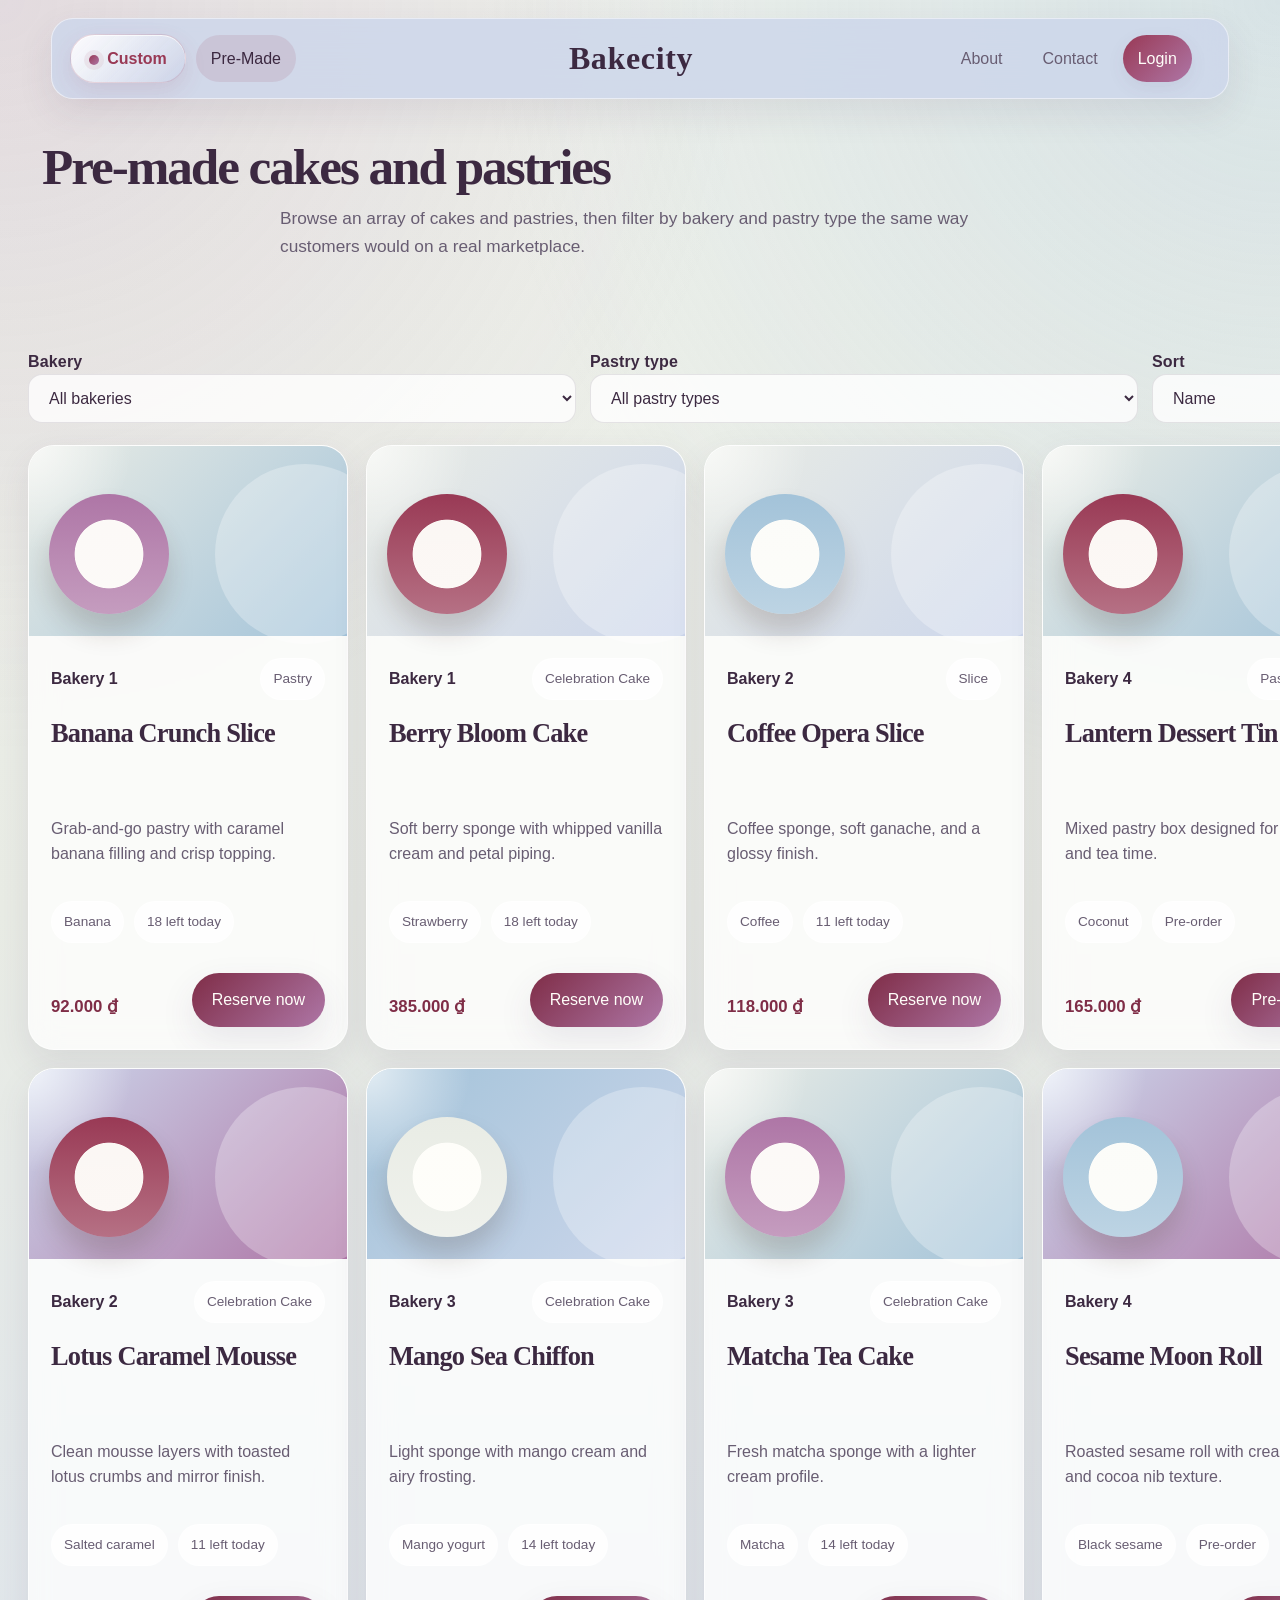
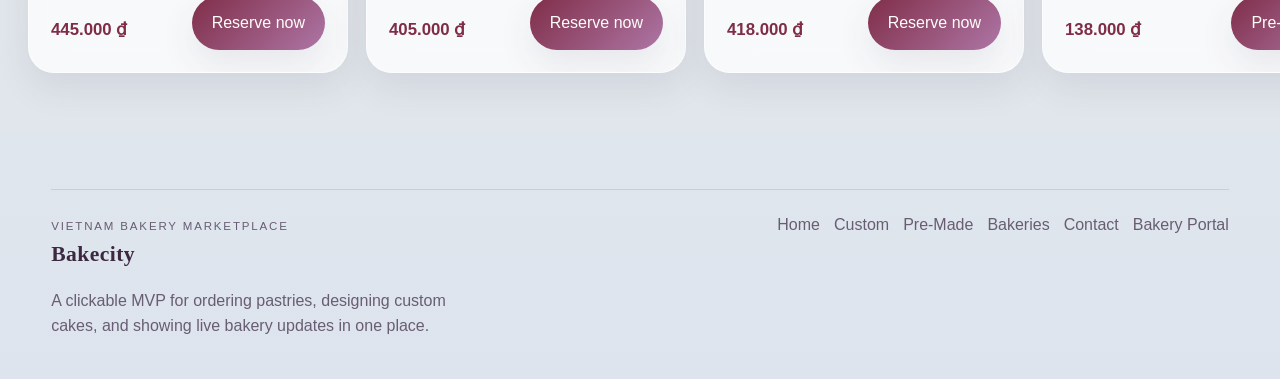
<file: premade.html>
<!DOCTYPE html>
<html lang="en">
  <head>
    <meta charset="UTF-8">
    <meta name="viewport" content="width=device-width, initial-scale=1.0">
    <title>Bakecity | Pre-Made Cakes</title>
    <link rel="stylesheet" href="styles.css">
    <script src="script.js" defer></script>
  </head>
  <body data-page="premade">
    <header class="site-header">
      <div class="site-header-inner header-wireframe">
        <nav class="site-nav desktop-nav nav-left">
          <a href="custom.html">Custom</a>
          <a href="premade.html">Pre-Made</a>
        </nav>
        <a class="brand-mark brand-center" href="index.html">
          <span class="brand-name">Bakecity</span>
        </a>
        <nav class="site-nav desktop-nav nav-right">
          <a href="about.html">About</a>
          <a href="contact.html">Contact</a>
          <a href="login.html" class="nav-login">Login</a>
        </nav>
        <button class="nav-toggle" type="button" aria-expanded="false" aria-controls="mobile-nav">
          <span></span>
          <span></span>
        </button>
      </div>
      <nav class="site-nav site-nav-mobile" id="mobile-nav">
        <a href="custom.html">Custom</a>
        <a href="premade.html">Pre-Made</a>
        <a href="about.html">About</a>
        <a href="contact.html">Contact</a>
        <a href="login.html" class="nav-login">Login</a>
      </nav>
    </header>

    <main class="page-shell">
      <section class="page-hero page-hero-wireframe">
        <div class="page-hero-copy">
          <span class="section-chip">Pre-made catalog</span>
          <h1>Pre-made cakes and pastries</h1>
          <p>Browse an array of cakes and pastries, then filter by bakery and pastry type the same way customers would on a real marketplace.</p>
        </div>
      </section>

      <section class="page-panel catalog-shell">
        <div class="catalog-toolbar">
          <div class="field">
            <label for="catalog-bakery-filter">Bakery</label>
            <select id="catalog-bakery-filter"></select>
          </div>
          <div class="field">
            <label for="catalog-type-filter">Pastry type</label>
            <select id="catalog-type-filter"></select>
          </div>
          <div class="field">
            <label for="catalog-sort-filter">Sort</label>
            <select id="catalog-sort-filter">
              <option value="name">Name</option>
              <option value="price-low">Price: low to high</option>
              <option value="price-high">Price: high to low</option>
            </select>
          </div>
        </div>
        <div class="product-grid" id="catalog-grid"></div>
      </section>

    </main>

    <footer class="site-footer" data-site-footer></footer>
  </body>
</html>
</file>
<file: styles.css>
:root {
  --berry: #993955;
  --amethyst: #ae76a6;
  --powder: #a3c3d9;
  --lavender: #ccd6eb;
  --ghost: #e9ece5;
  --bg: #e9ece5;
  --bg-strong: #ccd6eb;
  --surface: rgba(255, 255, 255, 0.76);
  --surface-strong: #f8faf6;
  --ink: #3c2941;
  --muted: #685d72;
  --line: rgba(60, 41, 65, 0.12);
  --accent: #993955;
  --accent-strong: #7f2d47;
  --accent-soft: rgba(153, 57, 85, 0.14);
  --gold: #ae76a6;
  --gold-soft: rgba(174, 118, 166, 0.16);
  --cocoa: #6b6276;
  --leaf: #8aa9bf;
  --shadow-lg: 0 24px 70px rgba(83, 61, 95, 0.14);
  --shadow-md: 0 14px 35px rgba(83, 61, 95, 0.1);
  --shadow-sm: 0 6px 18px rgba(83, 61, 95, 0.08);
  --radius-xl: 32px;
  --radius-lg: 24px;
  --radius-md: 18px;
  --radius-sm: 14px;
  --font-display: Georgia, "Palatino Linotype", "Book Antiqua", serif;
  --font-body: "Trebuchet MS", "Gill Sans", "Segoe UI", sans-serif;
  --max-width: 1200px;
  --content-max: 1760px;
  --page-gutter: clamp(24px, 4vw, 72px);
}

*,
*::before,
*::after {
  box-sizing: border-box;
}

html {
  scroll-behavior: smooth;
}

body {
  margin: 0;
  min-height: 100vh;
  font-family: var(--font-body);
  color: var(--ink);
  background:
    radial-gradient(circle at top left, rgba(174, 118, 166, 0.18), transparent 32%),
    radial-gradient(circle at top right, rgba(163, 195, 217, 0.3), transparent 34%),
    linear-gradient(180deg, #eef1eb 0%, #e9ece5 46%, #dde4ee 100%);
  line-height: 1.6;
}

body::before {
  content: "";
  position: fixed;
  inset: 0;
  pointer-events: none;
  background-image:
    linear-gradient(rgba(255, 255, 255, 0.26) 1px, transparent 1px),
    linear-gradient(90deg, rgba(255, 255, 255, 0.26) 1px, transparent 1px);
  background-size: 28px 28px;
  mask-image: linear-gradient(180deg, rgba(0, 0, 0, 0.35), transparent 85%);
  opacity: 0.18;
}

a {
  color: inherit;
  text-decoration: none;
}

img {
  max-width: 100%;
  display: block;
}

button,
input,
select,
textarea {
  font: inherit;
}

button {
  cursor: pointer;
}

.site-header {
  position: sticky;
  top: 0;
  z-index: 20;
  padding: 18px var(--page-gutter) 0;
}

.site-header-inner {
  width: 100%;
  margin: 0 auto;
  display: flex;
  align-items: center;
  justify-content: space-between;
  gap: 18px;
  padding: 14px 18px;
  border: 1px solid rgba(255, 255, 255, 0.52);
  border-radius: 22px;
  background: rgba(204, 214, 235, 0.82);
  box-shadow: var(--shadow-md);
  backdrop-filter: blur(18px);
}

.brand-mark {
  display: inline-flex;
  flex-direction: column;
  gap: 2px;
}

.brand-kicker {
  font-size: 0.72rem;
  text-transform: uppercase;
  letter-spacing: 0.16em;
  color: var(--muted);
}

.brand-name {
  font-family: var(--font-display);
  font-size: 1.35rem;
  font-weight: 700;
  letter-spacing: 0.02em;
}

.site-nav {
  display: flex;
  align-items: center;
  gap: 10px;
}

.site-nav a {
  padding: 11px 15px;
  border-radius: 999px;
  color: var(--muted);
  transition: background-color 180ms ease, color 180ms ease, transform 180ms ease;
}

.nav-left a[href="custom.html"],
#mobile-nav>a[href="custom.html"] {
  position: relative;
  padding-inline: 18px;
  color: var(--berry);
  font-weight: 700;
  background:
    linear-gradient(135deg, rgba(255, 255, 255, 0.96), rgba(204, 214, 235, 0.76)),
    linear-gradient(135deg, rgba(174, 118, 166, 0.18), rgba(153, 57, 85, 0.08));
  border: 1px solid rgba(153, 57, 85, 0.18);
  box-shadow:
    0 8px 22px rgba(153, 57, 85, 0.12),
    inset 0 1px 0 rgba(255, 255, 255, 0.72);
}

.nav-left a[href="custom.html"]::before,
#mobile-nav>a[href="custom.html"]::before {
  content: "";
  display: inline-block;
  width: 10px;
  height: 10px;
  margin-right: 8px;
  border-radius: 50%;
  background: linear-gradient(135deg, var(--berry), var(--amethyst));
  box-shadow: 0 0 0 5px rgba(153, 57, 85, 0.08);
  vertical-align: middle;
}

.site-nav a:hover,
.site-nav a.is-active {
  color: var(--ink);
  background: rgba(153, 57, 85, 0.12);
}

.nav-left a[href="custom.html"]:hover,
.nav-left a[href="custom.html"].is-active,
#mobile-nav>a[href="custom.html"]:hover,
#mobile-nav>a[href="custom.html"].is-active {
  color: var(--berry);
  background:
    linear-gradient(135deg, rgba(255, 255, 255, 0.98), rgba(204, 214, 235, 0.82)),
    linear-gradient(135deg, rgba(174, 118, 166, 0.22), rgba(153, 57, 85, 0.1));
  transform: translateY(-1px);
}

.site-nav .nav-login {
  background: linear-gradient(135deg, var(--accent) 0%, var(--gold) 100%);
  color: #fffef9;
  box-shadow: var(--shadow-sm);
}

.site-nav .nav-login:hover,
.site-nav .nav-login.is-active {
  color: #fffef9;
  transform: translateY(-1px);
}

.nav-toggle {
  display: none;
  width: 46px;
  height: 46px;
  border: 0;
  border-radius: 999px;
  background: rgba(153, 57, 85, 0.12);
  align-items: center;
  justify-content: center;
  gap: 4px;
  flex-direction: column;
}

.nav-toggle span {
  width: 18px;
  height: 2px;
  border-radius: 999px;
  background: var(--ink);
}

.header-wireframe {
  display: grid;
  grid-template-columns: 1fr auto 1fr auto;
  align-items: center;
}

.desktop-nav {
  min-width: 0;
}

.nav-left {
  justify-content: flex-start;
}

.nav-right {
  justify-content: flex-end;
}

.brand-center {
  align-items: center;
  justify-self: center;
}

.brand-center .brand-name {
  font-size: 2rem;
}

.site-nav-mobile {
  display: none;
  width: 100%;
  margin: 10px 0 0;
  padding: 14px;
  border-radius: 24px;
  background: rgba(204, 214, 235, 0.92);
  border: 1px solid rgba(255, 255, 255, 0.6);
  box-shadow: var(--shadow-md);
}

.site-nav-mobile.is-open {
  display: flex;
  flex-direction: column;
  align-items: stretch;
}

.page-shell {
  width: 100%;
  margin: 0;
  padding-bottom: 64px;
}

.hero-block,
.page-panel,
.designer-layout,
.checkout-layout,
.contact-layout,
.login-layout,
.portal-layout,
.tail-shell,
.stats-grid,
.bakeries-grid,
.about-grid,
.catalog-shell {
  position: relative;
  margin-top: 28px;
  width: 100%;
  padding-left: var(--page-gutter);
  padding-right: var(--page-gutter);
}

.hero-block {
  min-height: calc(100vh - 116px);
  display: grid;
  place-items: center;
  text-align: center;
  overflow: hidden;
  padding: 84px var(--page-gutter) 52px;
}

.hero-block::before,
.hero-block::after {
  content: "";
  position: absolute;
  border-radius: 999px;
  pointer-events: none;
}

.hero-block::before {
  width: 460px;
  height: 460px;
  top: 5%;
  left: -12%;
  background: radial-gradient(circle, rgba(174, 118, 166, 0.24), transparent 68%);
  filter: blur(14px);
}

.hero-block::after {
  width: 520px;
  height: 520px;
  right: -14%;
  bottom: -14%;
  background: radial-gradient(circle, rgba(163, 195, 217, 0.38), transparent 72%);
  filter: blur(16px);
}

.hero-copy,
.page-hero-copy {
  position: relative;
  z-index: 1;
  width: 100%;
  max-width: 1480px;
  margin: 0 auto;
}

.section-chip {
  display: none;
  align-items: center;
  gap: 8px;
  padding: 8px 14px;
  border-radius: 999px;
  border: 1px solid rgba(255, 255, 255, 0.62);
  background: rgba(255, 255, 255, 0.72);
  color: var(--muted);
  text-transform: uppercase;
  letter-spacing: 0.14em;
  font-size: 0.74rem;
}

.section-chip::before {
  content: "";
  width: 9px;
  height: 9px;
  border-radius: 50%;
  background: linear-gradient(135deg, var(--accent), var(--powder));
  box-shadow: 0 0 0 5px rgba(153, 57, 85, 0.1);
}

.ripple-wrap {
  position: relative;
  margin: 26px auto 18px;
}

.ripple-text {
  margin: 0;
  position: relative;
  font-family: var(--font-display);
  font-size: clamp(3.6rem, 9vw, 7.9rem);
  line-height: 0.92;
  letter-spacing: -0.05em;
  text-transform: lowercase;
  color: #ffffff;
  text-shadow:
    0 4px 0 rgba(174, 118, 166, 0.26),
    0 22px 34px rgba(73, 52, 84, 0.14);
}

.ripple-text::before,
.ripple-text::after {
  content: attr(data-text);
  position: absolute;
  inset: 0;
  pointer-events: none;
}

.ripple-text::before {
  color: transparent;
  background:
    linear-gradient(135deg, #ffffff 0%, #ccd6eb 35%, #a3c3d9 65%, #993955 100%);
  -webkit-background-clip: text;
  background-clip: text;
  animation: wave-mask 6.5s ease-in-out infinite;
}

.ripple-text::after {
  color: rgba(153, 57, 85, 0.14);
  transform: translate(0.08em, 0.12em);
  filter: blur(10px);
  animation: lift-ripple 6.5s ease-in-out infinite;
}

@keyframes wave-mask {

  0%,
  100% {
    clip-path: polygon(0 55%, 12% 50%, 24% 53%, 36% 46%, 48% 52%, 60% 45%, 72% 52%, 84% 47%, 100% 51%, 100% 100%, 0 100%);
    transform: translateY(0);
  }

  50% {
    clip-path: polygon(0 45%, 12% 51%, 24% 46%, 36% 54%, 48% 47%, 60% 56%, 72% 49%, 84% 57%, 100% 49%, 100% 100%, 0 100%);
    transform: translateY(-7px);
  }
}

@keyframes lift-ripple {

  0%,
  100% {
    transform: translate(0.08em, 0.12em) scale(1);
    opacity: 0.55;
  }

  50% {
    transform: translate(-0.04em, 0.18em) scale(1.02);
    opacity: 0.82;
  }
}

.hero-subcopy,
.page-hero-copy p {
  width: min(100%, 720px);
  margin: 0 auto;
  color: var(--muted);
  font-size: 1.08rem;
}

.hero-actions,
.cta-row {
  margin-top: 24px;
  display: flex;
  gap: 14px;
  flex-wrap: wrap;
  justify-content: center;
}

.primary-btn,
.secondary-btn,
.text-btn {
  display: inline-flex;
  align-items: center;
  justify-content: center;
  gap: 10px;
  border-radius: 999px;
  border: 0;
  padding: 14px 22px;
  transition: transform 180ms ease, box-shadow 180ms ease, background-color 180ms ease;
}

.primary-btn {
  color: #fffef9;
  background: linear-gradient(135deg, var(--accent-strong) 0%, var(--gold) 100%);
  box-shadow: var(--shadow-md);
}

.secondary-btn,
.text-btn {
  color: var(--ink);
  background: rgba(255, 255, 255, 0.72);
  border: 1px solid rgba(255, 255, 255, 0.55);
}

.primary-btn:hover,
.secondary-btn:hover,
.text-btn:hover {
  transform: translateY(-2px);
}

.page-panel,
.panel-card,
.dashboard-card,
.summary-card,
.form-card,
.feature-card,
.live-card,
.bakery-card,
.product-card,
.faq-card,
.qna-card,
.contact-card,
.login-card {
  border: 1px solid rgba(255, 255, 255, 0.55);
  background: var(--surface);
  box-shadow: var(--shadow-md);
  backdrop-filter: blur(14px);
}

.page-panel,
.summary-card,
.form-card,
.dashboard-card {
  border-radius: var(--radius-xl);
  padding: 28px;
}

.page-panel {
  background: transparent;
  border: 0;
  box-shadow: none;
  backdrop-filter: none;
  border-radius: 0;
  padding-top: 18px;
  padding-bottom: 18px;
}

.section-heading {
  display: flex;
  align-items: flex-start;
  justify-content: space-between;
  gap: 18px;
  margin: 0 auto 28px;
  max-width: var(--content-max);
}

.section-heading h2,
.page-hero-copy h1,
.checkout-summary-head h2 {
  margin: 0;
  font-family: var(--font-display);
  font-size: clamp(2rem, 4vw, 3.35rem);
  line-height: 1.02;
  letter-spacing: -0.04em;
}

.section-heading p,
.section-intro {
  margin: 0;
  color: var(--muted);
  max-width: 700px;
}

.feature-grid,
.stats-grid,
.about-grid,
.contact-layout,
.login-layout,
.checkout-layout {
  display: grid;
  gap: 18px;
  max-width: var(--content-max);
  margin-left: auto;
  margin-right: auto;
  width: 100%;
}

.feature-grid {
  grid-template-columns: repeat(4, minmax(0, 1fr));
}

.feature-card {
  position: relative;
  min-height: 220px;
  padding: 24px;
  border-radius: var(--radius-lg);
  overflow: hidden;
}

.feature-card::before {
  content: "";
  position: absolute;
  inset: 0;
  background:
    radial-gradient(circle at top left, rgba(255, 255, 255, 0.48), transparent 40%),
    linear-gradient(140deg, rgba(204, 214, 235, 0.54), rgba(233, 236, 229, 0.22));
  opacity: 0.9;
}

.feature-card>* {
  position: relative;
  z-index: 1;
}

.feature-card h3,
.mini-card h3,
.dashboard-card h3,
.summary-card h3,
.login-card h3,
.contact-card h3 {
  margin: 0 0 8px;
  font-family: var(--font-display);
  font-size: 1.65rem;
  letter-spacing: -0.03em;
}

.feature-card p,
.card-note,
.summary-note {
  margin: 0;
  color: var(--muted);
}

.feature-card strong,
.stat-number,
.price-tag,
.metric-value {
  display: inline-block;
  margin-top: 14px;
  font-size: 1.05rem;
}

.stats-grid {
  grid-template-columns: repeat(3, minmax(0, 1fr));
}

.mini-card {
  border-radius: var(--radius-lg);
  padding: 22px;
  background: linear-gradient(180deg, rgba(255, 255, 255, 0.88), rgba(233, 236, 229, 0.72));
  border: 1px solid rgba(255, 255, 255, 0.45);
  box-shadow: var(--shadow-sm);
}

.stat-number {
  font-size: 2.1rem;
  font-weight: 700;
  line-height: 1;
  color: var(--accent-strong);
}

.live-strip {
  display: grid;
  gap: 16px;
  grid-template-columns: repeat(auto-fit, minmax(220px, 1fr));
  max-width: var(--content-max);
  margin-left: auto;
  margin-right: auto;
  width: 100%;
}

.live-card {
  border-radius: var(--radius-lg);
  padding: 18px;
}

.live-card-head,
.status-row,
.form-row,
.metric-row {
  display: flex;
  align-items: center;
  justify-content: space-between;
  gap: 14px;
}

.status-pill,
.tag-pill,
.metric-pill {
  display: inline-flex;
  align-items: center;
  gap: 7px;
  padding: 8px 12px;
  border-radius: 999px;
  font-size: 0.74rem;
  text-transform: uppercase;
  letter-spacing: 0.12em;
}

.status-pill::before,
.metric-pill::before {
  content: "";
  width: 8px;
  height: 8px;
  border-radius: 50%;
}

.status-pill.is-baking,
.metric-pill.is-baking {
  background: rgba(153, 57, 85, 0.1);
  color: var(--accent-strong);
}

.status-pill.is-baking::before,
.metric-pill.is-baking::before {
  background: var(--accent-strong);
}

.status-pill.is-busy,
.metric-pill.is-busy {
  background: rgba(243, 199, 110, 0.18);
  color: #9c6d12;
}

.status-pill.is-busy::before,
.metric-pill.is-busy::before {
  background: #d79a1a;
}

.status-pill.is-closed,
.metric-pill.is-closed {
  background: rgba(122, 82, 57, 0.12);
  color: var(--cocoa);
}

.status-pill.is-closed::before,
.metric-pill.is-closed::before {
  background: var(--cocoa);
}

.page-hero {
  padding: 42px var(--page-gutter) 12px;
  border-radius: 0;
  overflow: hidden;
  background: transparent;
  border: 0;
  box-shadow: none;
}

.page-hero-copy p {
  margin-top: 12px;
}

.page-hero-meta {
  margin-top: 18px;
  display: flex;
  gap: 12px;
  flex-wrap: wrap;
}

.tag-pill {
  background: rgba(255, 255, 255, 0.72);
  border: 1px solid rgba(255, 255, 255, 0.6);
  color: var(--muted);
}

.designer-layout {
  display: grid;
  grid-template-columns: minmax(0, 1fr) minmax(0, 1.1fr);
  gap: 22px;
  max-width: var(--content-max);
  margin-left: auto;
  margin-right: auto;
}

.preview-panel,
.controls-panel {
  border-radius: var(--radius-xl);
  padding: 28px;
  border: 1px solid rgba(255, 255, 255, 0.55);
  background: var(--surface);
  box-shadow: var(--shadow-lg);
}

.preview-panel {
  display: flex;
  flex-direction: column;
  gap: 20px;
}

.cake-stage {
  position: relative;
  min-height: 420px;
  border-radius: 30px;
  overflow: hidden;
  background:
    radial-gradient(circle at top, rgba(255, 255, 255, 0.72), transparent 40%),
    linear-gradient(180deg, rgba(255, 255, 255, 0.86), rgba(204, 214, 235, 0.54));
  border: 1px solid rgba(255, 255, 255, 0.62);
  box-shadow: inset 0 1px 0 rgba(255, 255, 255, 0.6);
  --cake-main: #ccd6eb;
  --cake-icing: #ffffff;
  --cake-accent: #ae76a6;
  --cake-dot: #993955;
}

.cake-stage::before,
.cake-stage::after {
  content: "";
  position: absolute;
  border-radius: 999px;
  filter: blur(18px);
}

.cake-stage::before {
  width: 220px;
  height: 220px;
  top: -30px;
  left: -20px;
  background: rgba(255, 255, 255, 0.8);
}

.cake-stage::after {
  width: 260px;
  height: 260px;
  right: -70px;
  bottom: -40px;
  background: rgba(153, 57, 85, 0.14);
}

.cake-pedestal {
  position: absolute;
  inset: auto 16% 30px;
  height: 26px;
  border-radius: 999px;
  background: linear-gradient(180deg, rgba(122, 82, 57, 0.28), rgba(122, 82, 57, 0.08));
  box-shadow: 0 12px 24px rgba(74, 42, 23, 0.14);
}

.cake-shadow {
  position: absolute;
  left: 18%;
  right: 18%;
  bottom: 78px;
  height: 38px;
  border-radius: 999px;
  background: rgba(107, 73, 51, 0.14);
  filter: blur(12px);
}

.cake-layer {
  position: absolute;
  left: 16%;
  right: 16%;
  border-radius: 28px;
  background:
    linear-gradient(180deg, var(--cake-icing) 0%, color-mix(in srgb, var(--cake-main) 82%, white) 16%, var(--cake-main) 100%);
  border: 1px solid rgba(255, 255, 255, 0.55);
  box-shadow: 0 12px 28px rgba(101, 64, 41, 0.15);
}

.cake-layer-top {
  top: 108px;
  height: 92px;
}

.cake-layer-middle {
  top: 176px;
  height: 108px;
}

.cake-layer-bottom {
  top: 254px;
  height: 120px;
}

.cake-drip {
  position: absolute;
  top: 122px;
  left: 16%;
  right: 16%;
  height: 152px;
  background:
    radial-gradient(circle at 14% 20%, transparent 0 18px, var(--cake-accent) 19px 34px, transparent 35px),
    radial-gradient(circle at 36% 18%, transparent 0 18px, var(--cake-accent) 19px 38px, transparent 39px),
    radial-gradient(circle at 58% 25%, transparent 0 18px, var(--cake-accent) 19px 44px, transparent 45px),
    radial-gradient(circle at 78% 18%, transparent 0 18px, var(--cake-accent) 19px 32px, transparent 33px),
    linear-gradient(180deg, color-mix(in srgb, var(--cake-accent) 88%, white) 0%, transparent 70%);
  opacity: 0.9;
  mask-image: linear-gradient(180deg, rgba(0, 0, 0, 0.9), transparent 92%);
}

.cake-top {
  position: absolute;
  top: 90px;
  left: 23%;
  right: 23%;
  height: 30px;
  border-radius: 999px;
  background: linear-gradient(180deg, rgba(255, 255, 255, 0.85), color-mix(in srgb, var(--cake-icing) 82%, white));
  box-shadow: 0 10px 24px rgba(88, 51, 28, 0.12);
}

.cake-topper {
  position: absolute;
  top: 44px;
  left: 50%;
  transform: translateX(-50%);
  padding: 10px 18px;
  border-radius: 999px;
  background: rgba(255, 255, 255, 0.84);
  border: 1px solid rgba(255, 255, 255, 0.62);
  font-family: var(--font-display);
  font-size: 1.2rem;
  box-shadow: var(--shadow-sm);
}

.cake-confetti {
  position: absolute;
  inset: 0;
}

.cake-confetti span {
  position: absolute;
  width: 18px;
  height: 18px;
  border-radius: 999px;
  background: var(--cake-dot);
  box-shadow: 0 3px 10px rgba(82, 48, 29, 0.12);
}

.preview-summary {
  display: grid;
  grid-template-columns: repeat(2, minmax(0, 1fr));
  gap: 12px;
}

.summary-tile {
  padding: 14px;
  border-radius: var(--radius-md);
  background: rgba(255, 255, 255, 0.72);
  border: 1px solid rgba(255, 255, 255, 0.62);
}

.summary-tile small {
  display: block;
  color: var(--muted);
  text-transform: uppercase;
  letter-spacing: 0.12em;
  font-size: 0.7rem;
}

.summary-tile strong {
  display: block;
  margin-top: 4px;
  font-size: 1rem;
}

.controls-panel {
  display: flex;
  flex-direction: column;
  gap: 24px;
}

.form-intro {
  display: grid;
  gap: 10px;
}

.field-block,
.choice-group {
  display: grid;
  gap: 12px;
}

.field-block label,
.choice-label,
.field label {
  font-weight: 700;
  letter-spacing: 0.01em;
}

.field select,
.field input,
.field textarea,
.field-block select,
.field-block input,
.field-block textarea {
  width: 100%;
  padding: 14px 16px;
  border-radius: var(--radius-sm);
  border: 1px solid var(--line);
  background: rgba(255, 255, 255, 0.78);
  color: var(--ink);
}

.field textarea {
  min-height: 130px;
  resize: vertical;
}

.choice-grid {
  display: grid;
  grid-template-columns: repeat(2, minmax(0, 1fr));
  gap: 12px;
}

.choice-card,
.toggle-card {
  position: relative;
}

.choice-card input,
.toggle-card input {
  position: absolute;
  opacity: 0;
  pointer-events: none;
}

.choice-card label,
.toggle-card label {
  display: flex;
  flex-direction: column;
  gap: 4px;
  min-height: 96px;
  padding: 16px;
  border-radius: var(--radius-md);
  border: 1px solid rgba(117, 84, 62, 0.16);
  background: rgba(255, 255, 255, 0.72);
  transition: transform 180ms ease, border-color 180ms ease, box-shadow 180ms ease, background-color 180ms ease;
}

.choice-card label:hover,
.toggle-card label:hover {
  transform: translateY(-1px);
  border-color: rgba(153, 57, 85, 0.35);
}

.choice-card input:checked+label,
.toggle-card input:checked+label {
  border-color: rgba(153, 57, 85, 0.36);
  background: rgba(204, 214, 235, 0.62);
  box-shadow: 0 10px 22px rgba(83, 61, 95, 0.12);
}

.choice-card strong,
.toggle-card strong {
  font-size: 1rem;
}

.choice-card span,
.toggle-card span {
  color: var(--muted);
  font-size: 0.92rem;
}

.price-chip {
  margin-top: 6px;
  color: var(--accent-strong);
  font-weight: 700;
}

.compare-strip,
.partner-strip {
  display: grid;
  gap: 14px;
  grid-template-columns: repeat(auto-fit, minmax(220px, 1fr));
  max-width: var(--content-max);
  margin-left: auto;
  margin-right: auto;
  width: 100%;
}

.compare-card,
.partner-card,
.contact-card,
.login-card,
.faq-card,
.qna-card {
  border-radius: var(--radius-lg);
  padding: 22px;
}

.compare-card ul,
.partner-card ul,
.contact-card ul,
.summary-list,
.details-list {
  padding: 0;
  margin: 14px 0 0;
  list-style: none;
  display: grid;
  gap: 8px;
}

.compare-card li,
.partner-card li,
.contact-card li,
.summary-list li,
.details-list li {
  color: var(--muted);
}

.checkout-layout {
  grid-template-columns: minmax(0, 0.95fr) minmax(0, 1.05fr);
}

.checkout-summary-head {
  display: grid;
  gap: 10px;
}

.summary-list li,
.details-list li {
  display: flex;
  justify-content: space-between;
  gap: 10px;
  padding-bottom: 8px;
  border-bottom: 1px dashed rgba(120, 87, 69, 0.14);
}

.summary-list li span:first-child,
.details-list li span:first-child {
  color: var(--muted);
}

.summary-total {
  margin-top: 18px;
  padding-top: 18px;
  border-top: 1px solid var(--line);
  display: flex;
  justify-content: space-between;
  align-items: center;
}

.summary-total strong {
  font-size: 1.48rem;
}

.empty-state,
.success-state {
  padding: 22px;
  border-radius: var(--radius-lg);
  background: rgba(255, 255, 255, 0.74);
  border: 1px dashed rgba(153, 57, 85, 0.24);
  color: var(--muted);
}

.success-state {
  background: linear-gradient(180deg, rgba(255, 255, 255, 0.9), rgba(204, 214, 235, 0.44));
}

.form-grid {
  display: grid;
  gap: 14px;
  grid-template-columns: repeat(2, minmax(0, 1fr));
}

.field.field-full {
  grid-column: 1 / -1;
}

.catalog-shell {
  display: grid;
  gap: 22px;
  max-width: var(--content-max);
  margin-left: auto;
  margin-right: auto;
}

.catalog-toolbar {
  display: flex;
  gap: 14px;
  flex-wrap: wrap;
  align-items: flex-end;
}

.catalog-toolbar .field {
  min-width: 190px;
  flex: 1;
}

.product-grid,
.bakeries-grid {
  display: grid;
  gap: 18px;
  max-width: var(--content-max);
  margin-left: auto;
  margin-right: auto;
  width: 100%;
}

.product-grid {
  max-width: 1680px;
  grid-template-columns: repeat(auto-fit, minmax(320px, 1fr));
}

.bakeries-grid {
  grid-template-columns: repeat(auto-fit, minmax(260px, 1fr));
}

.product-card,
.bakery-card {
  overflow: hidden;
  border-radius: 26px;
}

.product-card {
  display: flex;
  flex-direction: column;
  height: 100%;
}

.product-art,
.bakery-art {
  position: relative;
  min-height: 190px;
  background:
    radial-gradient(circle at top left, rgba(255, 255, 255, 0.7), transparent 28%),
    linear-gradient(135deg, var(--tone-a), var(--tone-b));
}

.product-art::before,
.bakery-art::before,
.product-art::after,
.bakery-art::after {
  content: "";
  position: absolute;
  border-radius: 999px;
}

.product-art::before,
.bakery-art::before {
  width: 180px;
  height: 180px;
  top: 18px;
  right: -48px;
  background: rgba(255, 255, 255, 0.28);
}

.product-art::after {
  width: 120px;
  height: 120px;
  left: 20px;
  bottom: 22px;
  background:
    radial-gradient(circle at center, rgba(255, 254, 250, 0.96) 0 40%, transparent 41%),
    linear-gradient(180deg, var(--tone-c), color-mix(in srgb, var(--tone-c) 72%, white));
  box-shadow: 0 18px 26px rgba(66, 38, 22, 0.18);
}

.bakery-art::after {
  width: 180px;
  height: 118px;
  left: 42px;
  bottom: 24px;
  border-radius: 18px 18px 16px 16px;
  background:
    linear-gradient(180deg, #fff7ee 0 18%, transparent 18% 34%, #fff7ee 34% 46%, transparent 46% 100%),
    linear-gradient(90deg, transparent 0 12%, rgba(255, 255, 255, 0.84) 12% 40%, transparent 40% 58%, rgba(255, 255, 255, 0.84) 58% 86%, transparent 86% 100%),
    linear-gradient(180deg, color-mix(in srgb, var(--tone-c) 70%, white), var(--tone-c));
  box-shadow: 0 16px 28px rgba(66, 38, 22, 0.18);
}

.bakery-art .awning {
  position: absolute;
  left: 28px;
  bottom: 128px;
  width: 210px;
  height: 26px;
  border-radius: 14px 14px 0 0;
  background:
    repeating-linear-gradient(90deg, #fffaf4 0 16px, color-mix(in srgb, var(--tone-c) 72%, white) 16px 32px);
  box-shadow: 0 8px 16px rgba(62, 35, 19, 0.12);
}

.product-body,
.bakery-body {
  padding: 22px;
}

.product-body {
  display: flex;
  flex-direction: column;
  flex: 1;
  gap: 12px;
}

.product-card-top {
  display: flex;
  flex-direction: column;
  gap: 12px;
  flex: 1;
}

.product-body h3,
.bakery-body h3 {
  margin: 0 0 6px;
  font-family: var(--font-display);
  font-size: 1.65rem;
  letter-spacing: -0.03em;
}

.product-body h3 {
  min-height: 3.25em;
}

.product-body p,
.bakery-body p {
  margin: 0;
  color: var(--muted);
}

.product-body p {
  min-height: 4.6em;
}

.product-meta,
.bakery-meta {
  margin-top: 16px;
  display: flex;
  flex-wrap: wrap;
  gap: 10px;
}

.product-meta {
  margin-top: auto;
  min-height: 52px;
  align-content: flex-start;
}

.product-card-footer {
  margin-top: auto;
  padding-top: 8px;
  display: grid;
  grid-template-columns: minmax(0, 1fr) auto;
  align-items: center;
  gap: 14px;
}

.product-card-footer .primary-btn {
  min-width: 0;
  max-width: 100%;
  padding-inline: 20px;
  justify-self: end;
}

.metric-chip {
  padding: 9px 12px;
  border-radius: 999px;
  background: rgba(255, 255, 255, 0.74);
  border: 1px solid rgba(255, 255, 255, 0.58);
  color: var(--muted);
  font-size: 0.85rem;
}

.price-tag {
  color: var(--accent-strong);
  font-weight: 700;
}

.faq-block {
  display: grid;
  gap: 18px;
}

.accordion-list {
  display: grid;
  gap: 12px;
}

.accordion-item {
  overflow: hidden;
  border-radius: var(--radius-lg);
  border: 1px solid rgba(255, 255, 255, 0.55);
  background: var(--surface);
  box-shadow: var(--shadow-sm);
}

.accordion-trigger {
  width: 100%;
  display: flex;
  align-items: center;
  justify-content: space-between;
  gap: 14px;
  padding: 18px 22px;
  background: transparent;
  border: 0;
  color: var(--ink);
  text-align: left;
}

.accordion-trigger span:first-child {
  font-weight: 700;
}

.accordion-symbol {
  font-size: 1.5rem;
  line-height: 1;
  color: var(--accent-strong);
}

.accordion-panel {
  max-height: 0;
  overflow: hidden;
  transition: max-height 220ms ease;
}

.accordion-panel-content {
  padding: 0 22px 18px;
  color: var(--muted);
}

.qna-grid {
  display: grid;
  grid-template-columns: repeat(2, minmax(0, 1fr));
  gap: 18px;
}

.qna-card h3,
.faq-card h3 {
  margin: 0 0 8px;
  font-family: var(--font-display);
  font-size: 1.65rem;
}

.qa-thread {
  display: grid;
  gap: 14px;
  margin-top: 14px;
}

.qa-message {
  padding: 14px 16px;
  border-radius: var(--radius-md);
  background: rgba(255, 255, 255, 0.7);
  border: 1px solid rgba(255, 255, 255, 0.55);
}

.qa-message small {
  display: block;
  color: var(--muted);
  text-transform: uppercase;
  letter-spacing: 0.12em;
  font-size: 0.66rem;
  margin-bottom: 6px;
}

.status-text {
  margin-top: 12px;
  color: var(--accent-strong);
  font-weight: 700;
}

.contact-layout,
.login-layout,
.about-grid,
.portal-layout {
  grid-template-columns: repeat(2, minmax(0, 1fr));
  max-width: var(--content-max);
  margin-left: auto;
  margin-right: auto;
}

.contact-card,
.login-card {
  display: flex;
  flex-direction: column;
  gap: 16px;
}

.about-highlight {
  min-height: 100%;
  border-radius: var(--radius-xl);
  padding: 28px;
  background:
    radial-gradient(circle at top right, rgba(255, 255, 255, 0.72), transparent 30%),
    linear-gradient(135deg, rgba(255, 255, 255, 0.88), rgba(204, 214, 235, 0.54));
  border: 1px solid rgba(255, 255, 255, 0.58);
  box-shadow: var(--shadow-md);
}

.portal-layout {
  gap: 18px;
}

.portal-layout .dashboard-card:first-child {
  grid-column: 1 / -1;
}

.portal-grid {
  grid-column: 1 / -1;
  display: grid;
  gap: 18px;
  grid-template-columns: repeat(2, minmax(0, 1fr));
  width: 100%;
}

.portal-form {
  display: grid;
  gap: 16px;
}

.metric-row {
  gap: 10px;
}

.metric-row input[type="range"] {
  width: 100%;
}

.metric-value {
  min-width: 62px;
  text-align: right;
  color: var(--accent-strong);
}

.orders-list {
  display: grid;
  gap: 12px;
}

.order-item {
  padding: 16px;
  border-radius: var(--radius-md);
  background: rgba(255, 255, 255, 0.7);
  border: 1px solid rgba(255, 255, 255, 0.58);
}

.order-item strong {
  display: block;
}

.portal-meta {
  display: flex;
  flex-wrap: wrap;
  gap: 12px;
  margin-top: 12px;
}

.landing-wireframe {
  min-height: calc(82vh - 96px);
}

.home-stage-section {
  min-height: calc(100vh - 96px);
  display: flex;
  flex-direction: column;
  justify-content: center;
  gap: 28px;
  scroll-margin-top: 100px;
  padding-top: clamp(48px, 8vh, 96px);
  padding-bottom: clamp(48px, 8vh, 96px);
}

.home-actions-section .section-heading h2,
.home-live-section .section-heading h2 {
  font-size: clamp(3.2rem, 6vw, 5.8rem);
  max-width: 10ch;
}

.home-actions-section .feature-grid,
.home-live-section .live-strip,
.home-live-section .stats-grid {
  flex: 0 0 auto;
}

.home-actions-section .feature-grid {
  grid-template-columns: repeat(4, minmax(0, 1fr));
  align-items: stretch;
}

.home-actions-section .feature-card {
  min-height: clamp(320px, 38vh, 460px);
}

.home-live-section .live-card {
  min-height: clamp(260px, 30vh, 340px);
  display: flex;
  flex-direction: column;
}

.home-live-section .stats-grid {
  margin-top: 14px;
}

.stacked-title {
  display: grid;
  gap: 2px;
  justify-items: center;
}

.stacked-title>div {
  font-family: var(--font-display);
  font-size: clamp(2.8rem, 6vw, 5.2rem);
  line-height: 0.94;
  letter-spacing: -0.04em;
  color: rgba(60, 41, 65, 0.16);
  text-transform: lowercase;
}

.feature-grid-wireframe {
  align-items: stretch;
}

.feature-card-wireframe {
  min-height: 280px;
  border-radius: 28px;
  display: flex;
  flex-direction: column;
  justify-content: flex-end;
  background:
    linear-gradient(180deg, rgba(255, 255, 255, 0.38), rgba(255, 255, 255, 0.16)),
    linear-gradient(135deg, rgba(174, 118, 166, 0.22), rgba(163, 195, 217, 0.36));
}

.feature-card-wireframe h3 {
  max-width: 14ch;
}

.feature-card--custom {
  position: relative;
  border-color: rgba(153, 57, 85, 0.18);
  background:
    radial-gradient(circle at top left, rgba(255, 255, 255, 0.72), transparent 42%),
    radial-gradient(circle at bottom right, rgba(153, 57, 85, 0.16), transparent 38%),
    linear-gradient(135deg, rgba(174, 118, 166, 0.3), rgba(204, 214, 235, 0.5) 52%, rgba(255, 255, 255, 0.2));
  box-shadow:
    0 24px 48px rgba(153, 57, 85, 0.12),
    inset 0 1px 0 rgba(255, 255, 255, 0.72);
}

.feature-card--custom::after {
  content: "Signature Feature";
  position: absolute;
  top: 18px;
  right: 18px;
  padding: 8px 12px;
  border-radius: 999px;
  background: rgba(255, 255, 255, 0.88);
  border: 1px solid rgba(153, 57, 85, 0.12);
  color: var(--berry);
  font-size: 0.72rem;
  letter-spacing: 0.12em;
  text-transform: uppercase;
  box-shadow: 0 8px 18px rgba(153, 57, 85, 0.12);
  z-index: 2;
}

.feature-card--custom strong {
  color: var(--berry);
}

.page-hero-wireframe {
  padding: 42px;
}

.about-hero-grid,
.decor-preview-grid {
  display: grid;
  grid-template-columns: minmax(0, 1fr) minmax(320px, 420px);
  gap: 26px;
  align-items: center;
  max-width: var(--content-max);
  margin-left: auto;
  margin-right: auto;
  width: 100%;
}

.about-copy {
  text-align: center;
  justify-self: center;
}

.about-copy p {
  margin-inline: auto;
}

.founder-card {
  border-radius: 30px;
  padding: 18px;
  background: rgba(255, 255, 255, 0.72);
  border: 1px solid rgba(255, 255, 255, 0.58);
  box-shadow: var(--shadow-md);
}

.founder-visual,
.decor-preview-box {
  min-height: 420px;
  border-radius: 26px;
  background:
    linear-gradient(180deg, rgba(204, 214, 235, 0.64), rgba(163, 195, 217, 0.46)),
    linear-gradient(135deg, rgba(174, 118, 166, 0.18), rgba(233, 236, 229, 0.44));
}

.founder-card strong {
  display: block;
  margin-top: 14px;
  font-size: 1.15rem;
}

.decor-preview-controls {
  display: grid;
  gap: 16px;
}

.decor-row {
  display: grid;
  grid-template-columns: repeat(2, minmax(0, 1fr));
  gap: 14px;
}

.decor-line {
  min-height: 36px;
  border-radius: 999px;
  background: linear-gradient(135deg, rgba(174, 118, 166, 0.68), rgba(163, 195, 217, 0.72));
}

.decor-line-long {
  min-height: 48px;
  width: min(100%, 70%);
}

.decor-line-wide {
  min-height: 42px;
  width: min(100%, 92%);
}

.decor-teaser .cta-row {
  margin-top: 10px;
}

.site-nav-mobile a {
  text-align: center;
}

.site-footer {
  padding: 34px var(--page-gutter) 24px;
}

.site-footer-inner {
  width: 100%;
  margin: 0;
  max-width: none;
  padding: 22px 0 0;
  border-radius: 0;
  border: 0;
  border-top: 1px solid rgba(60, 41, 65, 0.12);
  background: transparent;
  box-shadow: none;
  display: flex;
  justify-content: space-between;
  gap: 18px;
  flex-wrap: wrap;
}

.footer-links {
  display: flex;
  gap: 14px;
  flex-wrap: wrap;
  color: var(--muted);
}

.footer-note {
  color: var(--muted);
  max-width: 420px;
}

.visually-hidden {
  position: absolute;
  width: 1px;
  height: 1px;
  padding: 0;
  margin: -1px;
  overflow: hidden;
  clip: rect(0, 0, 0, 0);
  border: 0;
}

@media (max-width: 1024px) {

  .feature-grid,
  .checkout-layout,
  .designer-layout,
  .about-grid,
  .contact-layout,
  .login-layout,
  .portal-grid,
  .qna-grid,
  .about-hero-grid,
  .decor-preview-grid {
    grid-template-columns: 1fr;
  }

  .stats-grid {
    grid-template-columns: repeat(2, minmax(0, 1fr));
  }

  .portal-layout {
    grid-template-columns: 1fr;
  }

  .home-stage-section {
    min-height: auto;
  }
}

@media (max-width: 820px) {
  .site-header-inner {
    border-radius: 28px;
    grid-template-columns: 1fr auto;
    align-items: center;
  }

  .nav-toggle {
    display: inline-flex;
  }

  .desktop-nav {
    display: none;
  }

  .brand-center {
    justify-self: start;
  }

  .site-nav-mobile {
    width: 100%;
  }

  .site-nav-mobile a {
    text-align: center;
  }

  .feature-grid,
  .stats-grid,
  .choice-grid,
  .preview-summary,
  .form-grid,
  .qna-grid,
  .product-grid,
  .bakeries-grid {
    grid-template-columns: 1fr;
  }

  .hero-block {
    min-height: 82vh;
  }
}

@media (max-width: 640px) {
  .site-header {
    padding: 12px 18px 0;
  }

  .site-header-inner,
  .page-hero,
  .preview-panel,
  .controls-panel,
  .summary-card,
  .form-card,
  .dashboard-card,
  .founder-card {
    padding: 20px;
  }

  .hero-actions,
  .cta-row,
  .catalog-toolbar,
  .section-heading,
  .live-card-head,
  .status-row,
  .form-row,
  .metric-row,
  .summary-total,
  .site-footer-inner {
    flex-direction: column;
    align-items: stretch;
  }

  .cake-stage {
    min-height: 340px;
  }

  .cake-layer-top {
    top: 88px;
    height: 74px;
  }

  .cake-layer-middle {
    top: 144px;
    height: 92px;
  }

  .cake-layer-bottom {
    top: 214px;
    height: 104px;
  }

  .cake-topper {
    top: 34px;
    font-size: 1.02rem;
  }

  .founder-visual,
  .decor-preview-box {
    min-height: 280px;
  }

  .product-card-footer {
    grid-template-columns: 1fr;
    align-items: stretch;
  }

  .product-card-footer .primary-btn {
    min-width: 0;
    width: 100%;
    justify-self: stretch;
  }
}
</file>
